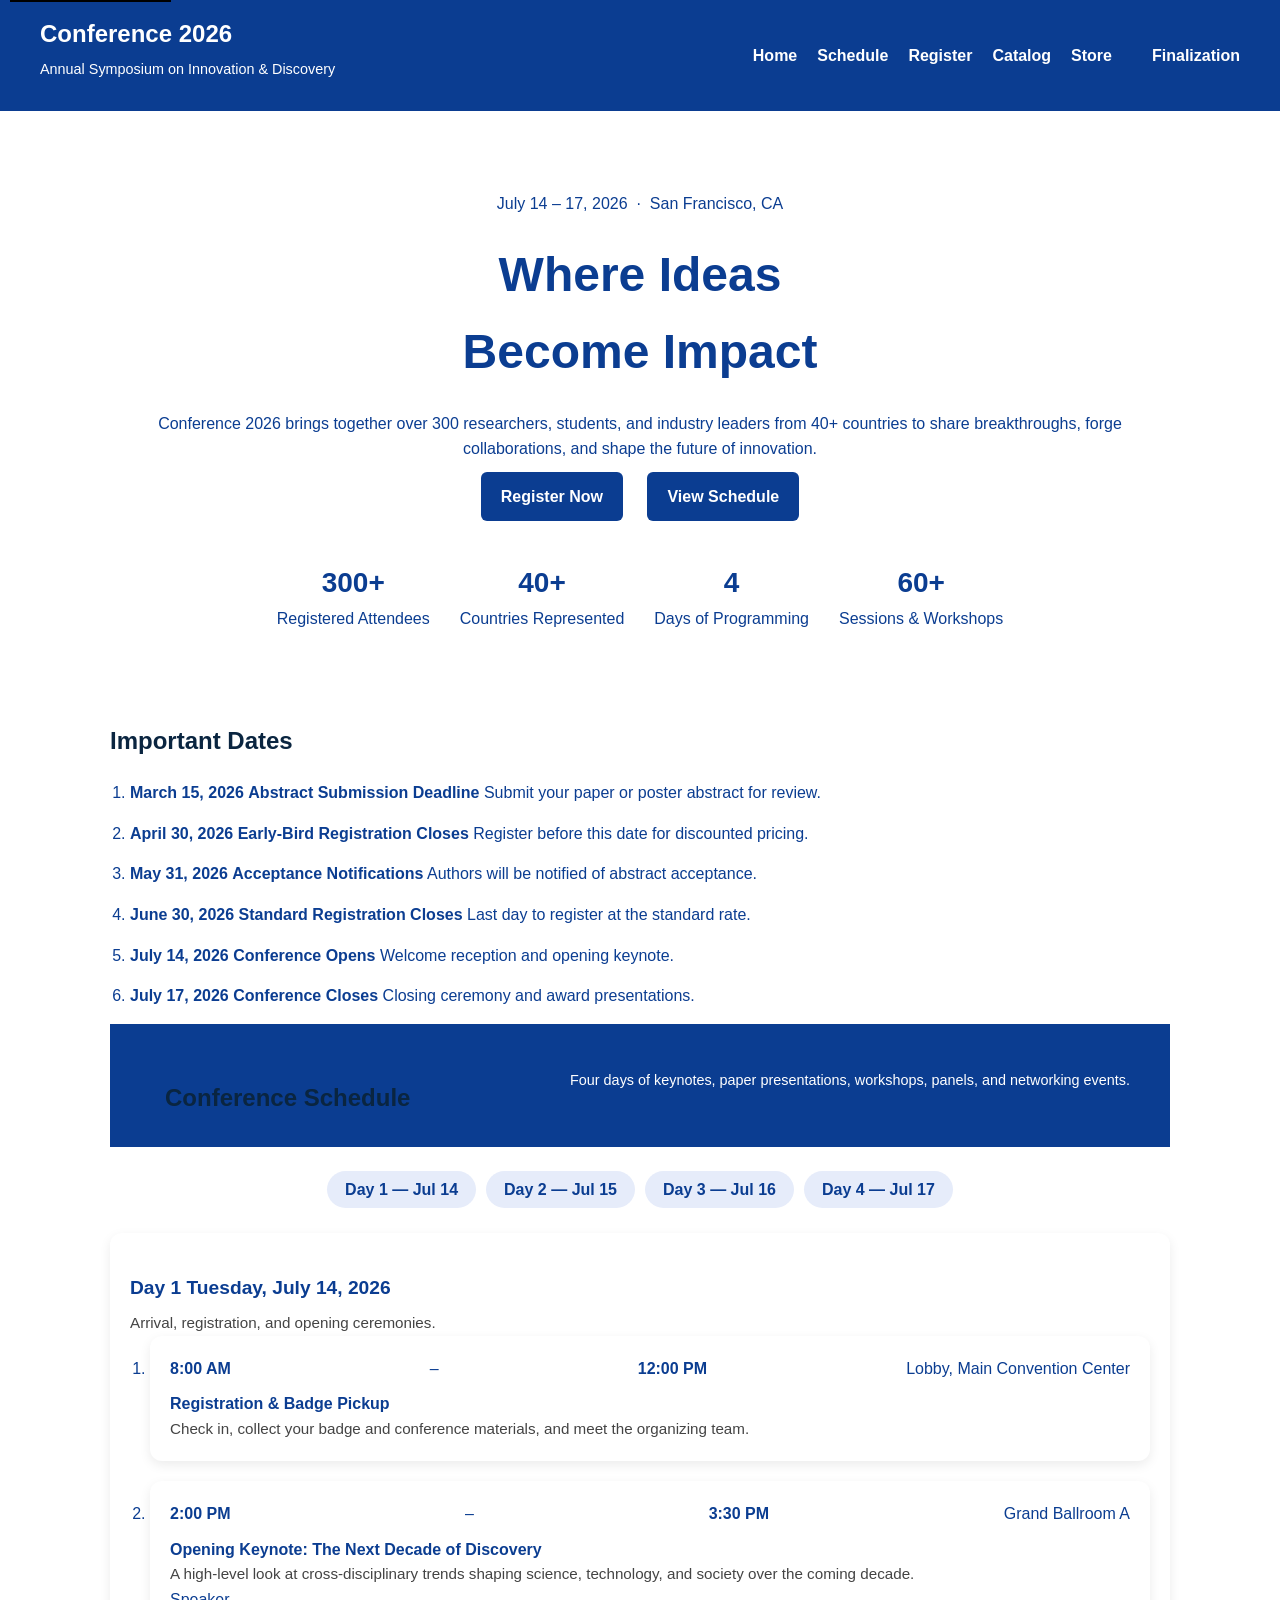
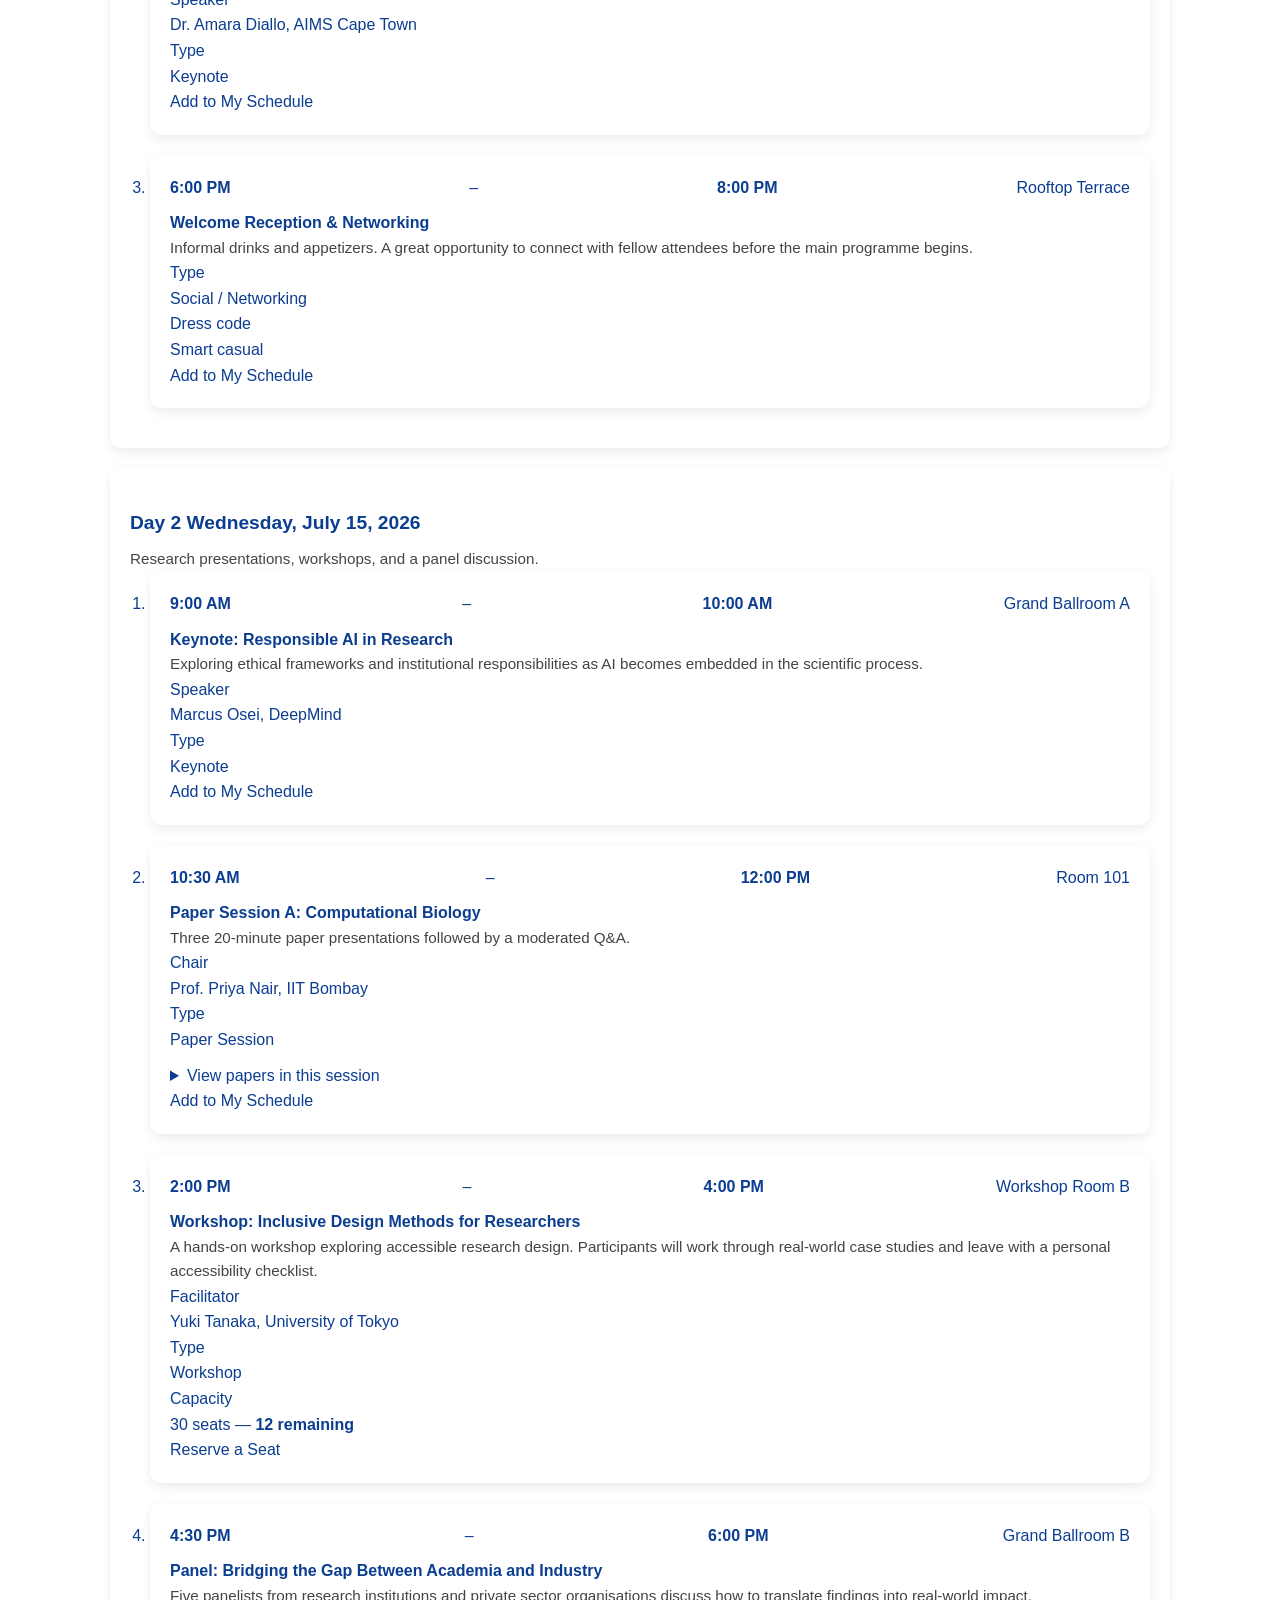
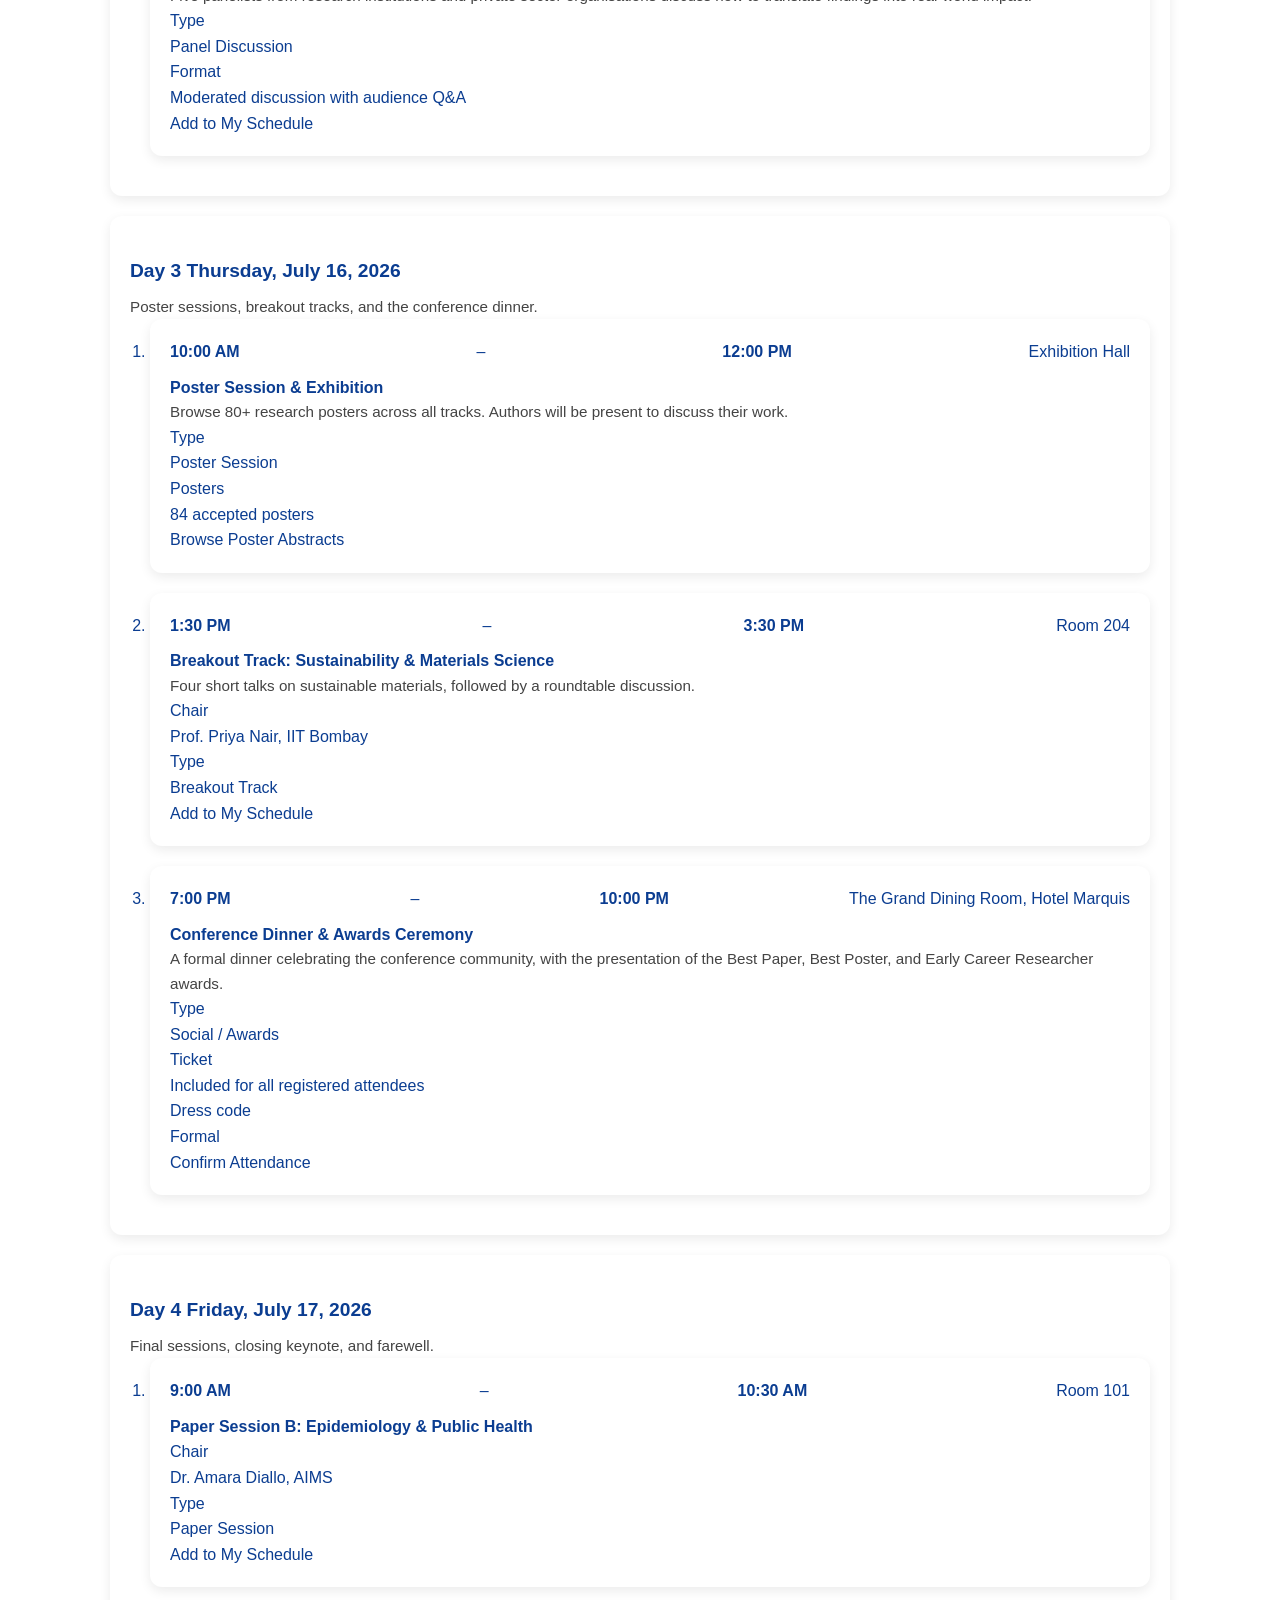
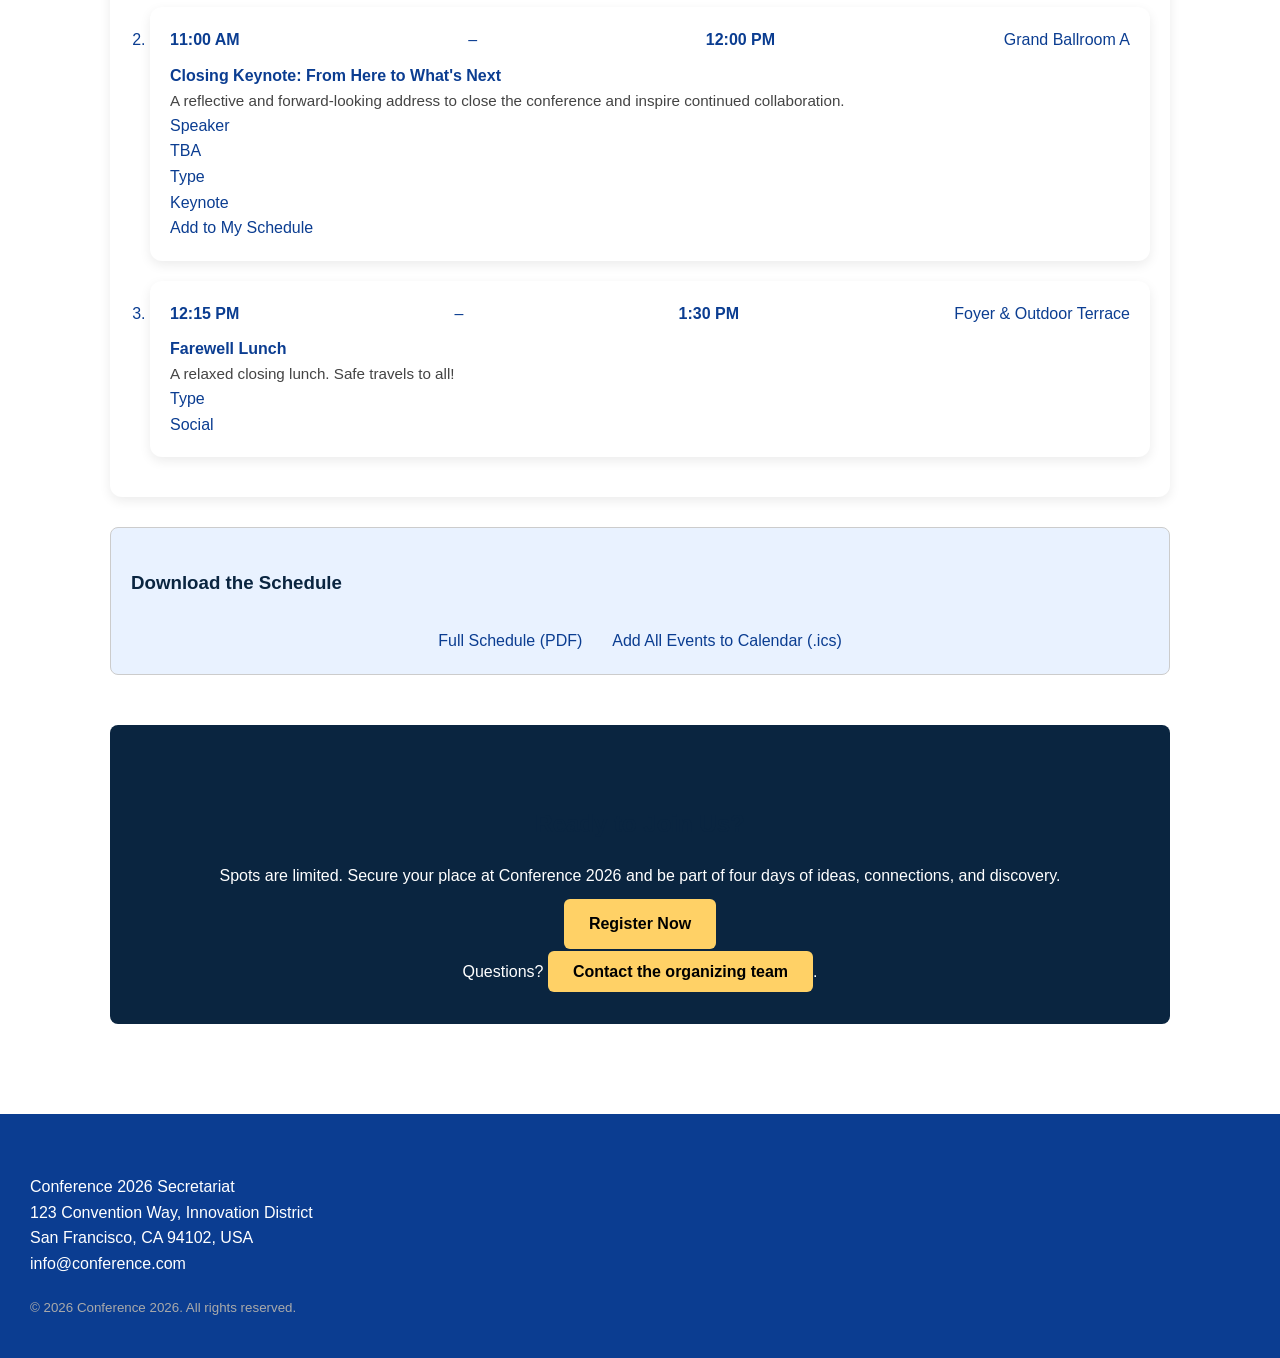
<file: index.html>
<html lang="en">
  <head>
    <meta charset="UTF-8" />
    <link rel="stylesheet" href="styles.css">
    <link rel="stylesheet" href="css/styles.css">
    <meta name="viewport" content="width=device-width, initial-scale=1.0" />
    <meta name="description" content="Conference 2026"/>
    <title>Conference 2026</title>
  </head>

  <body>

    <!-- SKIP LINK -->
    <a href="#main-content">Skip to main content</a>


    <!-- SITE HEADER AND PRIMARY NAVIGATION -->
    <header>
      <div>
        <a href="index.html">
          <strong>Conference 2026</strong>
        </a>
        <p>Annual Symposium on Innovation &amp; Discovery</p>
      </div>

      <nav>
        <ul>
          <li><a href="index.html">Home</a></li>
          <li><a href="#schedule">Schedule</a></li>
          <li><a href="register.html">Register</a></li>
          <li><a href="catalog.html">Catalog</a></li>
          <li><a href="store.html">Store</a></li>
          <li><a href="FinalizationPage.html"></a></li>
          <li><a href="FinalizationPage.html">Finalization</a></li>
        </ul>
      </nav>
    </header>


    <main id="main-content">

      <!-- HERO SECTION -->
      <section>

        <hgroup>
          <p>July 14 – 17, 2026 &nbsp;·&nbsp; San Francisco, CA</p>
          <h1 id="hero-heading">Where Ideas <br />Become Impact</h1>
          <p>
            Conference 2026 brings together over 300 researchers, students, and
            industry leaders from 40+ countries to share breakthroughs, forge
            collaborations, and shape the future of innovation.
          </p>
        </hgroup>

        <div>
          <a href="register.html" role="button">Register Now</a>
          <a href="#schedule" role="button">View Schedule</a>
        </div>

        <!-- Key stats -->
        <ul>
          <li>
            <strong>300+</strong>
            <span>Registered Attendees</span>
          </li>
          <li>
            <strong>40+</strong>
            <span>Countries Represented</span>
          </li>
          <li>
            <strong>4</strong>
            <span>Days of Programming</span>
          </li>
          <li>
            <strong>60+</strong>
            <span>Sessions &amp; Workshops</span>
          </li>
        </ul>

      </section>


      <!-- IMPORTAINT DATES -->
      <section>
        <h2 id="dates-heading">Important Dates</h2>

        <ol>
          <li>
            <time datetime="2026-03-15">March 15, 2026</time>
            <strong>Abstract Submission Deadline</strong>
            <span>Submit your paper or poster abstract for review.</span>
          </li>
          <li>
            <time datetime="2026-04-30">April 30, 2026</time>
            <strong>Early-Bird Registration Closes</strong>
            <span>Register before this date for discounted pricing.</span>
          </li>
          <li>
            <time datetime="2026-05-31">May 31, 2026</time>
            <strong>Acceptance Notifications</strong>
            <span>Authors will be notified of abstract acceptance.</span>
          </li>
          <li>
            <time datetime="2026-06-30">June 30, 2026</time>
            <strong>Standard Registration Closes</strong>
            <span>Last day to register at the standard rate.</span>
          </li>
          <li>
            <time datetime="2026-07-14">July 14, 2026</time>
            <strong>Conference Opens</strong>
            <span>Welcome reception and opening keynote.</span>
          </li>
          <li>
            <time datetime="2026-07-17">July 17, 2026</time>
            <strong>Conference Closes</strong>
            <span>Closing ceremony and award presentations.</span>
          </li>
        </ol>

      </section>


      <!-- FULL SCHEDULE -->
      <section id="schedule">
        <header>
          <h2 id="schedule-heading">Conference Schedule</h2>
          <p>Four days of keynotes, paper presentations, workshops, panels, and networking events.</p>
        </header>


        <nav>
          <ul>
            <li><a href="#day-1">Day 1 — Jul 14</a></li>
            <li><a href="#day-2">Day 2 — Jul 15</a></li>
            <li><a href="#day-3">Day 3 — Jul 16</a></li>
            <li><a href="#day-4">Day 4 — Jul 17</a></li>
          </ul>
        </nav>

        <!-- ── Day 1 ─────────────────────────────────────────── -->
        <article id="day-1">
          <h3 id="day-1-heading">
            Day 1
            <time datetime="2026-07-14">Tuesday, July 14, 2026</time>
          </h3>
          <p>Arrival, registration, and opening ceremonies.</p>

          <ol aria-label="Day 1 schedule">

            <li>
              <article>
                <header>
                  <time datetime="2026-07-14T08:00">8:00 AM</time>
                  <span> – </span>
                  <time datetime="2026-07-14T12:00">12:00 PM</time>
                  <span>Lobby, Main Convention Center</span>
                </header>
                <h4>Registration &amp; Badge Pickup</h4>
                <p>Check in, collect your badge and conference materials, and meet the organizing team.</p>
              </article>
            </li>

            <li>
              <article>
                <header>
                  <time datetime="2026-07-14T14:00">2:00 PM</time>
                  <span> – </span>
                  <time datetime="2026-07-14T15:30">3:30 PM</time>
                  <span>Grand Ballroom A</span>
                </header>
                <h4>Opening Keynote: The Next Decade of Discovery</h4>
                <p>
                  A high-level look at cross-disciplinary trends shaping science, technology, and society
                  over the coming decade.
                </p>
                <dl>
                  <dt>Speaker</dt>
                  <dd>Dr. Amara Diallo, AIMS Cape Town</dd>
                  <dt>Type</dt>
                  <dd>Keynote</dd>
                </dl>
                <a href="#">Add to My Schedule</a>
              </article>
            </li>

            <li>
              <article>
                <header>
                  <time datetime="2026-07-14T18:00">6:00 PM</time>
                  <span> – </span>
                  <time datetime="2026-07-14T20:00">8:00 PM</time>
                  <span>Rooftop Terrace</span>
                </header>
                <h4>Welcome Reception &amp; Networking</h4>
                <p>Informal drinks and appetizers. A great opportunity to connect with fellow attendees before the main programme begins.</p>
                <dl>
                  <dt>Type</dt>
                  <dd>Social / Networking</dd>
                  <dt>Dress code</dt>
                  <dd>Smart casual</dd>
                </dl>
                <a href="#">Add to My Schedule</a>
              </article>
            </li>

          </ol>
        </article>

        <!-- ── Day 2 ─────────────────────────────────────────── -->
        <article id="day-2">
          <h3 id="day-2-heading">
            Day 2
            <time datetime="2026-07-15">Wednesday, July 15, 2026</time>
          </h3>
          <p>Research presentations, workshops, and a panel discussion.</p>

          <ol>

            <li>
              <article>
                <header>
                  <time datetime="2026-07-15T09:00">9:00 AM</time>
                  <span> – </span>
                  <time datetime="2026-07-15T10:00">10:00 AM</time>
                  <span>Grand Ballroom A</span>
                </header>
                <h4>Keynote: Responsible AI in Research</h4>
                <p>Exploring ethical frameworks and institutional responsibilities as AI becomes embedded in the scientific process.</p>
                <dl>
                  <dt>Speaker</dt>
                  <dd>Marcus Osei, DeepMind</dd>
                  <dt>Type</dt>
                  <dd>Keynote</dd>
                </dl>
                <a href="#">Add to My Schedule</a>
              </article>
            </li>

            <li>
              <article>
                <header>
                  <time datetime="2026-07-15T10:30">10:30 AM</time>
                  <span> – </span>
                  <time datetime="2026-07-15T12:00">12:00 PM</time>
                  <span>Room 101</span>
                </header>
                <h4>Paper Session A: Computational Biology</h4>
                <p>Three 20-minute paper presentations followed by a moderated Q&amp;A.</p>
                <dl>
                  <dt>Chair</dt>
                  <dd>Prof. Priya Nair, IIT Bombay</dd>
                  <dt>Type</dt>
                  <dd>Paper Session</dd>
                </dl>
                <details>
                  <summary>View papers in this session</summary>
                  <ol>
                    <li>
                      <strong>Protein Folding Simulations at Scale</strong>
                      <span>— Jane Doe, MIT</span>
                    </li>
                    <li>
                      <strong>Graph Neural Networks for Genomic Prediction</strong>
                      <span>— Ryo Matsuda, Kyoto University</span>
                    </li>
                    <li>
                      <strong>Federated Learning in Clinical Genomics</strong>
                      <span>— Sofia Reyes, Stanford University</span>
                    </li>
                  </ol>
                </details>
                <a href="#">Add to My Schedule</a>
              </article>
            </li>

            <li>
              <article>
                <header>
                  <time datetime="2026-07-15T14:00">2:00 PM</time>
                  <span> – </span>
                  <time datetime="2026-07-15T16:00">4:00 PM</time>
                  <span>Workshop Room B</span>
                </header>
                <h4>Workshop: Inclusive Design Methods for Researchers</h4>
                <p>
                  A hands-on workshop exploring accessible research design. Participants will work through
                  real-world case studies and leave with a personal accessibility checklist.
                </p>
                <dl>
                  <dt>Facilitator</dt>
                  <dd>Yuki Tanaka, University of Tokyo</dd>
                  <dt>Type</dt>
                  <dd>Workshop</dd>
                  <dt>Capacity</dt>
                  <dd>30 seats — <strong>12 remaining</strong></dd>
                </dl>
                <a href="#">Reserve a Seat</a>
              </article>
            </li>

            <li>
              <article>
                <header>
                  <time datetime="2026-07-15T16:30">4:30 PM</time>
                  <span> – </span>
                  <time datetime="2026-07-15T18:00">6:00 PM</time>
                  <span>Grand Ballroom B</span>
                </header>
                <h4>Panel: Bridging the Gap Between Academia and Industry</h4>
                <p>Five panelists from research institutions and private sector organisations discuss how to translate findings into real-world impact.</p>
                <dl>
                  <dt>Type</dt>
                  <dd>Panel Discussion</dd>
                  <dt>Format</dt>
                  <dd>Moderated discussion with audience Q&amp;A</dd>
                </dl>
                <a href="#">Add to My Schedule</a>
              </article>
            </li>

          </ol>
        </article>

        <!-- ── Day 3 ─────────────────────────────────────────── -->
        <article id="day-3">
          <h3 id="day-3-heading">
            Day 3
            <time datetime="2026-07-16">Thursday, July 16, 2026</time>
          </h3>
          <p>Poster sessions, breakout tracks, and the conference dinner.</p>

          <ol>

            <li>
              <article>
                <header>
                  <time datetime="2026-07-16T10:00">10:00 AM</time>
                  <span> – </span>
                  <time datetime="2026-07-16T12:00">12:00 PM</time>
                  <span>Exhibition Hall</span>
                </header>
                <h4>Poster Session &amp; Exhibition</h4>
                <p>Browse 80+ research posters across all tracks. Authors will be present to discuss their work.</p>
                <dl>
                  <dt>Type</dt>
                  <dd>Poster Session</dd>
                  <dt>Posters</dt>
                  <dd>84 accepted posters</dd>
                </dl>
                <a href="#">Browse Poster Abstracts</a>
              </article>
            </li>

            <li>
              <article>
                <header>
                  <time datetime="2026-07-16T13:30">1:30 PM</time>
                  <span> – </span>
                  <time datetime="2026-07-16T15:30">3:30 PM</time>
                  <span>Room 204</span>
                </header>
                <h4>Breakout Track: Sustainability &amp; Materials Science</h4>
                <p>Four short talks on sustainable materials, followed by a roundtable discussion.</p>
                <dl>
                  <dt>Chair</dt>
                  <dd>Prof. Priya Nair, IIT Bombay</dd>
                  <dt>Type</dt>
                  <dd>Breakout Track</dd>
                </dl>
                <a href="#">Add to My Schedule</a>
              </article>
            </li>

            <li>
              <article>
                <header>
                  <time datetime="2026-07-16T19:00">7:00 PM</time>
                  <span> – </span>
                  <time datetime="2026-07-16T22:00">10:00 PM</time>
                  <span>The Grand Dining Room, Hotel Marquis</span>
                </header>
                <h4>Conference Dinner &amp; Awards Ceremony</h4>
                <p>
                  A formal dinner celebrating the conference community, with the presentation of the
                  Best Paper, Best Poster, and Early Career Researcher awards.
                </p>
                <dl>
                  <dt>Type</dt>
                  <dd>Social / Awards</dd>
                  <dt>Ticket</dt>
                  <dd>Included for all registered attendees</dd>
                  <dt>Dress code</dt>
                  <dd>Formal</dd>
                </dl>
                <a href="#">Confirm Attendance</a>
              </article>
            </li>

          </ol>
        </article>

        <!-- ── Day 4 ─────────────────────────────────────────── -->
        <article id="day-4">
          <h3 id="day-4-heading">
            Day 4
            <time datetime="2026-07-17">Friday, July 17, 2026</time>
          </h3>
          <p>Final sessions, closing keynote, and farewell.</p>

          <ol>

            <li>
              <article>
                <header>
                  <time datetime="2026-07-17T09:00">9:00 AM</time>
                  <span> – </span>
                  <time datetime="2026-07-17T10:30">10:30 AM</time>
                  <span>Room 101</span>
                </header>
                <h4>Paper Session B: Epidemiology &amp; Public Health</h4>
                <dl>
                  <dt>Chair</dt>
                  <dd>Dr. Amara Diallo, AIMS</dd>
                  <dt>Type</dt>
                  <dd>Paper Session</dd>
                </dl>
                <a href="#">Add to My Schedule</a>
              </article>
            </li>

            <li>
              <article>
                <header>
                  <time datetime="2026-07-17T11:00">11:00 AM</time>
                  <span> – </span>
                  <time datetime="2026-07-17T12:00">12:00 PM</time>
                  <span>Grand Ballroom A</span>
                </header>
                <h4>Closing Keynote: From Here to What's Next</h4>
                <p>A reflective and forward-looking address to close the conference and inspire continued collaboration.</p>
                <dl>
                  <dt>Speaker</dt>
                  <dd>TBA</dd>
                  <dt>Type</dt>
                  <dd>Keynote</dd>
                </dl>
                <a href="#">Add to My Schedule</a>
              </article>
            </li>

            <li>
              <article>
                <header>
                  <time datetime="2026-07-17T12:15">12:15 PM</time>
                  <span> – </span>
                  <time datetime="2026-07-17T13:30">1:30 PM</time>
                  <span>Foyer &amp; Outdoor Terrace</span>
                </header>
                <h4>Farewell Lunch</h4>
                <p>A relaxed closing lunch. Safe travels to all!</p>
                <dl>
                  <dt>Type</dt>
                  <dd>Social</dd>
                </dl>
              </article>
            </li>

          </ol>
        </article>

        <aside>
          <h3>Download the Schedule</h3>
          <ul>
            <li><a href="#" download>Full Schedule (PDF)</a></li>
            <li><a href="#" download>Add All Events to Calendar (.ics)</a></li>
          </ul>
        </aside>

      </section>


      <!-- ============================================================
           CALL TO ACTION — REGISTRATION
      ============================================================ -->
      <section>
        <h2 id="cta-heading">Ready to Join Us?</h2>
        <p>
          Spots are limited. Secure your place at Conference 2026 and be part of
          four days of ideas, connections, and discovery.
        </p>
        <a href="register.html" role="button">Register Now</a>
        <p>
          Questions? <a href="mailto:info@conference.com">Contact the organizing team</a>.
        </p>
      </section>

    </main>


    <!-- ============================================================
         SITE FOOTER
    ============================================================ -->
    <footer>


      <address>
        Conference 2026 Secretariat<br />
        123 Convention Way, Innovation District<br />
        San Francisco, CA 94102, USA<br />
        <a href="mailto:info@conference.com">info@conference.com</a>
      </address>

      <small>&copy; 2026 Conference 2026. All rights reserved.</small>
    </footer>

  </body>
</html>
</file>
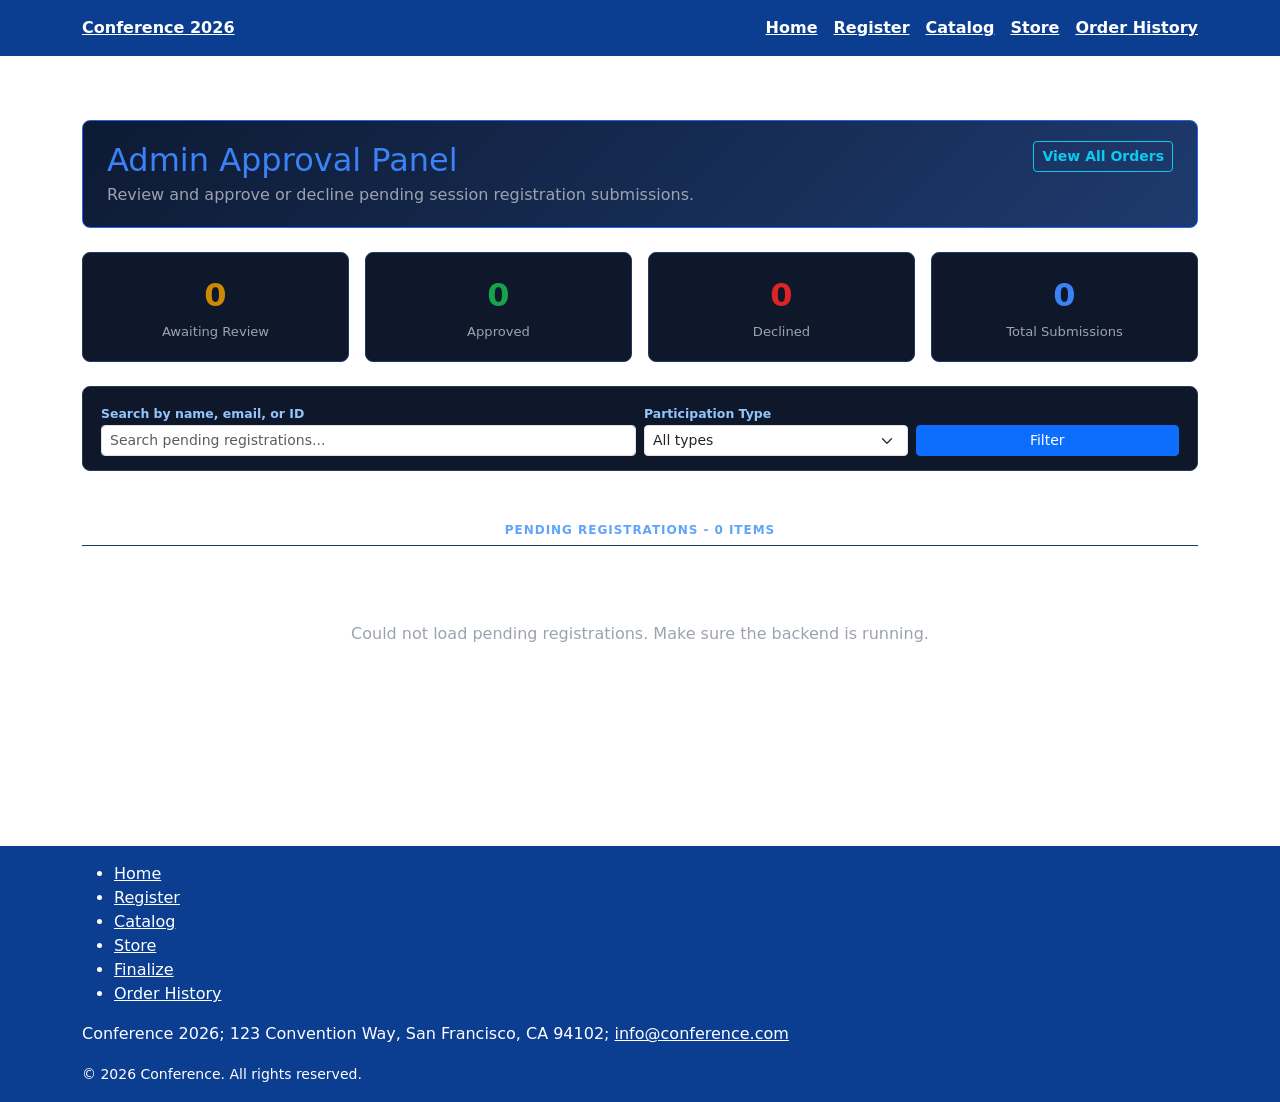
<file: approval.html>
<!DOCTYPE html>
<html lang="en">
<head>
  <meta charset="UTF-8" />
  <meta name="viewport" content="width=device-width, initial-scale=1.0"/>
  <title>Admin Approval</title>

  <link rel="stylesheet" href="css/styles.css"/>
  <link href="https://cdn.jsdelivr.net/npm/bootstrap@5.3.3/dist/css/bootstrap.min.css" rel="stylesheet">

  <style>
    .admin-banner {
      background: linear-gradient(135deg, #0d1a33 0%, #1e3a6e 100%);
      border: 1px solid #2563eb;
      border-radius: 8px;
      padding: 20px 24px;
      margin-bottom: 24px;
    }

    .admin-banner h1 { color: #3b82f6; margin-bottom: 4px; }
    .admin-banner p { color: #9ca3af; margin: 0; }

    .stat-card {
      background-color: #0f172a;
      border: 1px solid #1e3a5f;
      border-radius: 8px;
      padding: 18px;
      text-align: center;
    }

    .stat-number {
      font-size: 2rem;
      font-weight: bold;
      color: #ca8a04;
      display: block;
    }

    .stat-label {
      font-size: 0.82rem;
      color: #9ca3af;
    }

    .pending-card {
      background-color: #0f172a;
      border: 1px solid #1e3a5f;
      border-radius: 8px;
      margin-bottom: 20px;
      overflow: hidden;
    }

    .card-header-bar {
      background-color: #1e3a6e;
      padding: 12px 20px;
      display: flex;
      justify-content: space-between;
      align-items: center;
      flex-wrap: wrap;
      gap: 8px;
    }

    .reg-id {
      font-family: monospace;
      color: #60a5fa;
      font-size: 0.9rem;
      font-weight: bold;
    }

    .submitted-at {
      color: #9ca3af;
      font-size: 0.8rem;
    }

    .card-body-inner {
      padding: 20px;
    }

    .session-pill {
      display: inline-block;
      background-color: #1e3a5f;
      color: #93c5fd;
      font-size: 0.75rem;
      padding: 2px 8px;
      border-radius: 20px;
      margin: 2px 2px 2px 0;
      white-space: nowrap;
    }

    .info-grid dt {
      color: #93c5fd;
      font-size: 0.78rem;
      font-weight: bold;
    }

    .info-grid dd {
      color: #d1d5db;
      font-size: 0.88rem;
      margin-bottom: 10px;
    }

    .btn-approve {
      background-color: #16a34a;
      border: none;
      color: #fff;
      font-weight: bold;
      font-size: 0.88rem;
      padding: 8px 22px;
      border-radius: 6px;
    }

    .btn-approve:hover {
      background-color: #15803d;
      color: #fff;
    }

    .btn-decline {
      background-color: #dc2626;
      border: none;
      color: #fff;
      font-weight: bold;
      font-size: 0.88rem;
      padding: 8px 22px;
      border-radius: 6px;
    }

    .btn-decline:hover {
      background-color: #b91c1c;
      color: #fff;
    }

    .badge-pending {
      background-color: #ca8a04;
      color: #fff;
    }

    .section-label {
      color: #60a5fa;
      font-size: 0.75rem;
      font-weight: bold;
      letter-spacing: 0.08em;
      text-transform: uppercase;
      border-bottom: 1px solid #1e3a5f;
      padding-bottom: 6px;
      margin-bottom: 16px;
      margin-top: 8px;
    }

    .filter-bar {
      background-color: #0f172a;
      border: 1px solid #1e3a5f;
      border-radius: 8px;
      padding: 14px 18px;
      margin-bottom: 20px;
    }

    .filter-bar label {
      color: #93c5fd;
      font-size: 0.78rem;
      font-weight: bold;
    }

    .empty-state {
      text-align: center;
      padding: 60px 20px;
      color: #9ca3af;
    }
  </style>
</head>

<body>

<header class="container-fluid py-3">
  <div class="container d-flex justify-content-between align-items-center">
    <div>
      <a href="index.html"><strong>Conference 2026</strong></a>
    </div>
    <nav>
      <ul class="nav gap-3">
        <li><a href="index.html">Home</a></li>
        <li><a href="register.html">Register</a></li>
        <li><a href="catalog.html">Catalog</a></li>
        <li><a href="store.html">Store</a></li>
        <li><a href="order-history.html">Order History</a></li>
      </ul>
    </nav>
  </div>
</header>

<main id="main-content" class="container my-4">

  <div class="admin-banner">
    <div class="d-flex justify-content-between align-items-start flex-wrap gap-2">
      <div>
        <h1 class="mb-1" style="font-size:2rem;">Admin Approval Panel</h1>
        <p>Review and approve or decline pending session registration submissions.</p>
      </div>
      <a href="order-history.html" class="btn btn-outline-info btn-sm fw-bold align-self-start">
        View All Orders
      </a>
    </div>
  </div>

  <div class="row g-3 mb-4">
    <div class="col-6 col-md-3">
      <div class="stat-card">
        <span id="pending-count" class="stat-number">0</span>
        <span class="stat-label">Awaiting Review</span>
      </div>
    </div>
    <div class="col-6 col-md-3">
      <div class="stat-card">
        <span id="approved-count" class="stat-number" style="color:#16a34a;">0</span>
        <span class="stat-label">Approved</span>
      </div>
    </div>
    <div class="col-6 col-md-3">
      <div class="stat-card">
        <span id="declined-count" class="stat-number" style="color:#dc2626;">0</span>
        <span class="stat-label">Declined</span>
      </div>
    </div>
    <div class="col-6 col-md-3">
      <div class="stat-card">
        <span id="total-count" class="stat-number" style="color:#3b82f6;">0</span>
        <span class="stat-label">Total Submissions</span>
      </div>
    </div>
  </div>

  <div class="filter-bar">
    <div class="row g-2 align-items-end">
      <div class="col-12 col-md-6">
        <label for="admin-search">Search by name, email, or ID</label>
        <input
          type="search"
          id="admin-search"
          class="form-control form-control-sm"
          placeholder="Search pending registrations..."
        />
      </div>

      <div class="col-6 col-md-3">
        <label for="admin-filter-type">Participation Type</label>
        <select id="admin-filter-type" class="form-select form-select-sm">
          <option value="">All types</option>
          <option value="in-person">In-Person</option>
          <option value="virtual">Virtual</option>
        </select>
      </div>

      <div class="col-6 col-md-3">
        <button type="button" class="btn btn-primary btn-sm w-100" onclick="applyFilters()">
          Filter
        </button>
      </div>
    </div>
  </div>

  <section id="pending-list">
    <p class="section-label" id="pending-label">Pending Registrations - 0 items</p>
    <div id="pending-container"></div>
  </section>

</main>

<footer class="container-fluid py-3">
  <div class="container">
    <ul class="mb-3">
      <li><a href="index.html">Home</a></li>
      <li><a href="register.html">Register</a></li>
      <li><a href="catalog.html">Catalog</a></li>
      <li><a href="store.html">Store</a></li>
      <li><a href="FinalizationPage.html">Finalize</a></li>
      <li><a href="order-history.html">Order History</a></li>
    </ul>
    <address>
      Conference 2026;
      123 Convention Way, San Francisco, CA 94102;
      <a href="mailto:info@conference.com">info@conference.com</a>
    </address>
    <small>&copy; 2026 Conference. All rights reserved.</small>
  </div>
</footer>

<script src="https://cdn.jsdelivr.net/npm/bootstrap@5.3.3/dist/js/bootstrap.bundle.min.js"></script>

<script>
  let allOrders = [];

  function getSessions(order) {
    if (!order.sessions || order.sessions.length === 0) {
      return "<span class='text-secondary'>None selected</span>";
    }

    return order.sessions.map(session => `
      <span class="session-pill">${session}</span>
    `).join("");
  }

  function loadStats() {
    fetch("http://localhost:3000/api/orders")
      .then(response => response.json())
      .then(orders => {
        document.getElementById("total-count").textContent = orders.length;
        document.getElementById("pending-count").textContent =
          orders.filter(order => order.status === "pending").length;
        document.getElementById("approved-count").textContent =
          orders.filter(order => order.status === "approved").length;
        document.getElementById("declined-count").textContent =
          orders.filter(order => order.status === "declined").length;
      });
  }

  function loadPendingOrders() {
    fetch("http://localhost:3000/api/orders/pending")
      .then(response => response.json())
      .then(orders => {
        allOrders = orders;
        displayPendingOrders(orders);
        loadStats();
      })
      .catch(error => {
        console.error("Error loading pending orders:", error);
        document.getElementById("pending-container").innerHTML =
          "<div class='empty-state'>Could not load pending registrations. Make sure the backend is running.</div>";
      });
  }

  function displayPendingOrders(orders) {
    const container = document.getElementById("pending-container");
    const label = document.getElementById("pending-label");

    label.textContent = `Pending Registrations - ${orders.length} items`;

    if (orders.length === 0) {
      container.innerHTML = `
        <div class="empty-state">
          <span style="font-size:3rem;">✅</span>
          <h3>No pending registrations</h3>
          <p>All submissions have been reviewed.</p>
        </div>
      `;
      return;
    }

    container.innerHTML = orders.map(order => `
      <div class="pending-card">
        <div class="card-header-bar">
          <div class="d-flex align-items-center gap-3">
            <span class="reg-id">REG-${order.id}</span>
            <span class="badge badge-pending rounded-pill px-3 py-1">Pending</span>
          </div>
          <span class="submitted-at">Submitted: ${order.date || order.submitted_at || "N/A"}</span>
        </div>

        <div class="card-body-inner">
          <div class="row g-4">

            <div class="col-md-3">
              <p class="section-label mb-2">Attendee</p>
              <dl class="info-grid">
                <dt>Full Name</dt>
                <dd>${order.attendee?.full_name || "N/A"}</dd>
                <dt>Email</dt>
                <dd>${order.attendee?.email || "N/A"}</dd>
                <dt>Institution</dt>
                <dd>${order.attendee?.institution || "N/A"}</dd>
                <dt>Attendee Type</dt>
                <dd>${order.attendee?.attendee_type || "N/A"}</dd>
              </dl>
            </div>

            <div class="col-md-3">
              <p class="section-label mb-2">Participation</p>
              <dl class="info-grid">
                <dt>Type</dt>
                <dd><span class="session-pill">${order.participation_type || "N/A"}</span></dd>
              </dl>
            </div>

            <div class="col-md-3">
              <p class="section-label mb-2">Sessions Selected</p>
              <div class="mb-2">
                ${getSessions(order)}
              </div>
              <dl class="info-grid">
                <dt>Session Count</dt>
                <dd>${order.sessions ? order.sessions.length : 0} sessions</dd>
              </dl>
            </div>

            <div class="col-md-3 d-flex flex-column gap-2">
              <p class="section-label mb-2">Actions</p>

              <button class="btn-approve w-100" onclick="updateStatus(${order.id}, 'approved')">
                Approve
              </button>

              <button class="btn-decline w-100" onclick="updateStatus(${order.id}, 'declined')">
                Decline
              </button>
            </div>

          </div>
        </div>
      </div>
    `).join("");
  }

  function updateStatus(id, status) {
    fetch(`http://localhost:3000/api/orders/${id}/status`, {
      method: "PUT",
      headers: {
        "Content-Type": "application/json"
      },
      body: JSON.stringify({ status: status })
    })
      .then(response => response.json())
      .then(data => {
        console.log("Status updated:", data);
        loadPendingOrders();
      })
      .catch(error => {
        console.error("Error updating status:", error);
        alert("Status could not be updated. Make sure the backend is running.");
      });
  }

  function applyFilters() {
    const searchText = document.getElementById("admin-search").value.toLowerCase();
    const typeFilter = document.getElementById("admin-filter-type").value;

    let filtered = allOrders.filter(order => {
      const name = order.attendee?.full_name?.toLowerCase() || "";
      const email = order.attendee?.email?.toLowerCase() || "";
      const id = String(order.id);
      const type = order.participation_type || "";

      const matchesSearch =
        name.includes(searchText) ||
        email.includes(searchText) ||
        id.includes(searchText);

      const matchesType =
        !typeFilter || type === typeFilter;

      return matchesSearch && matchesType;
    });

    displayPendingOrders(filtered);
  }

  document.getElementById("admin-search").addEventListener("input", applyFilters);
  document.getElementById("admin-filter-type").addEventListener("change", applyFilters);

  loadPendingOrders();
</script>

</body>
</html>
</file>
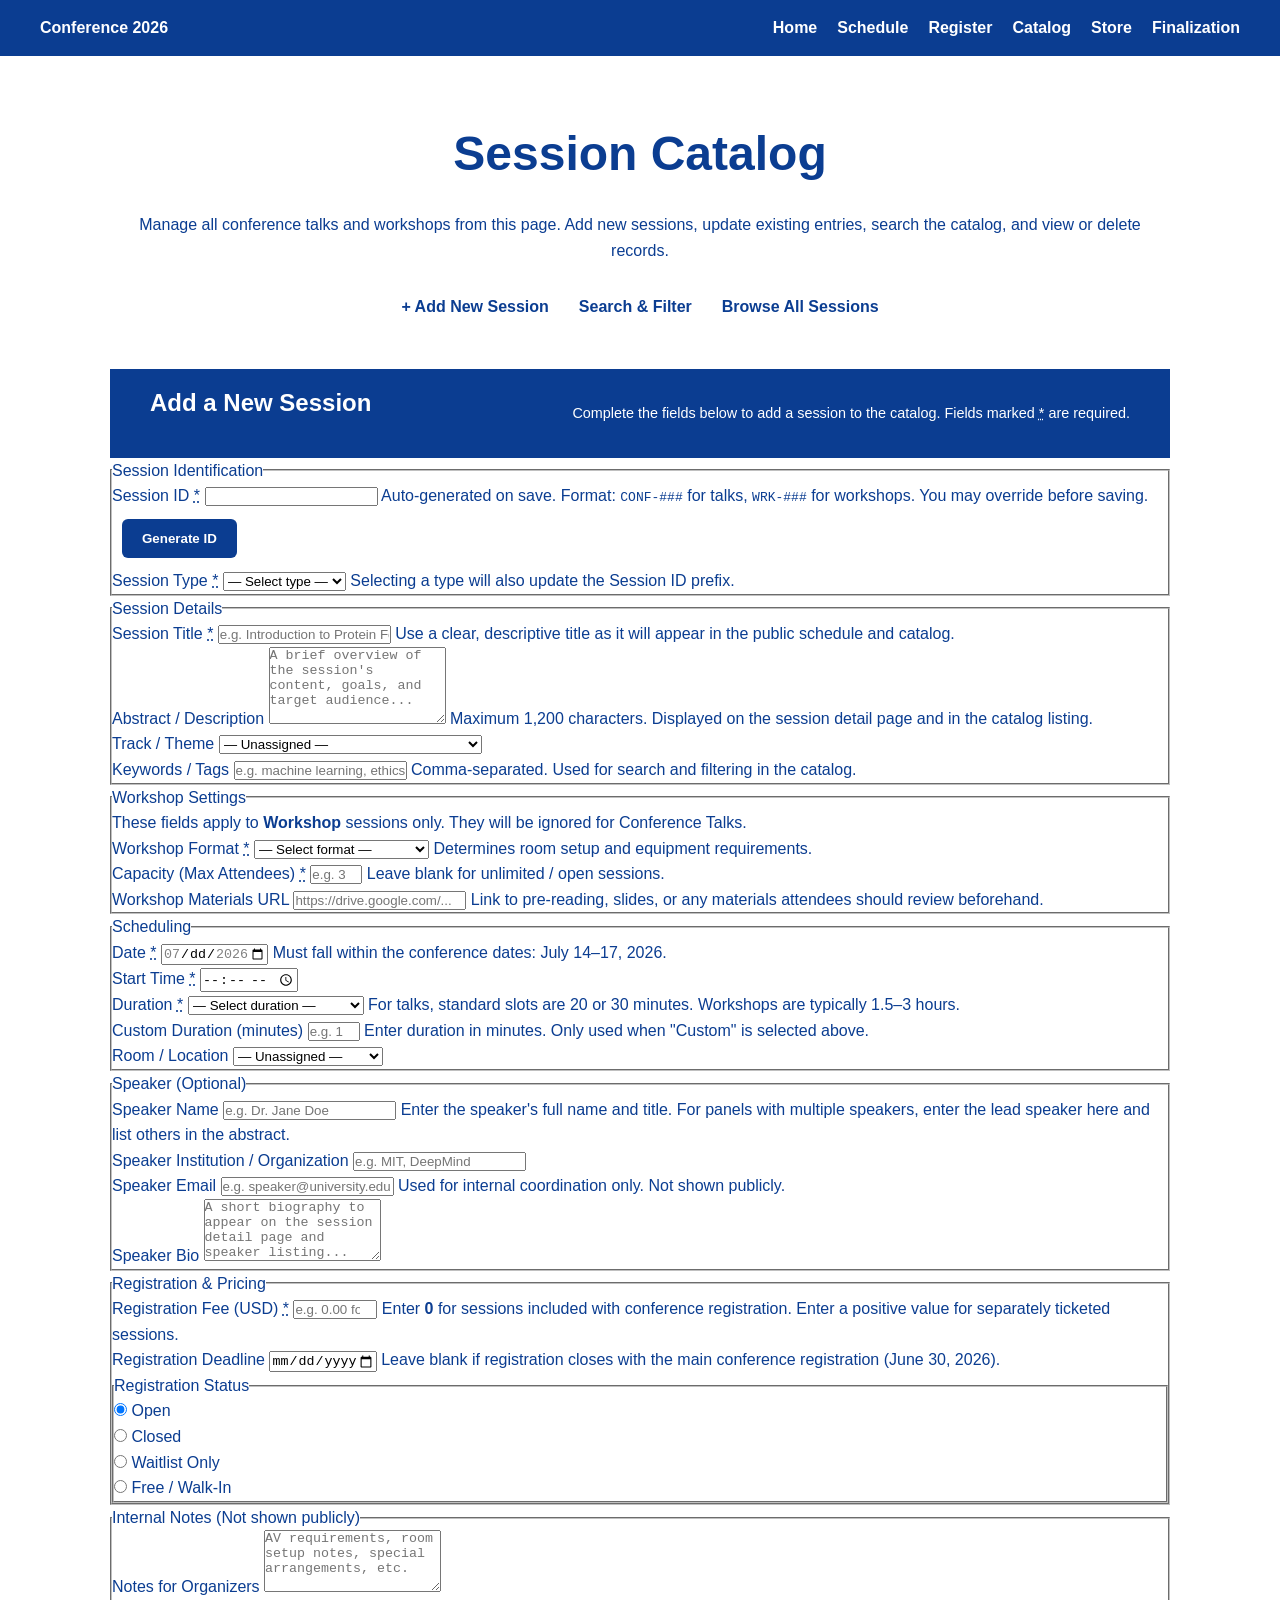
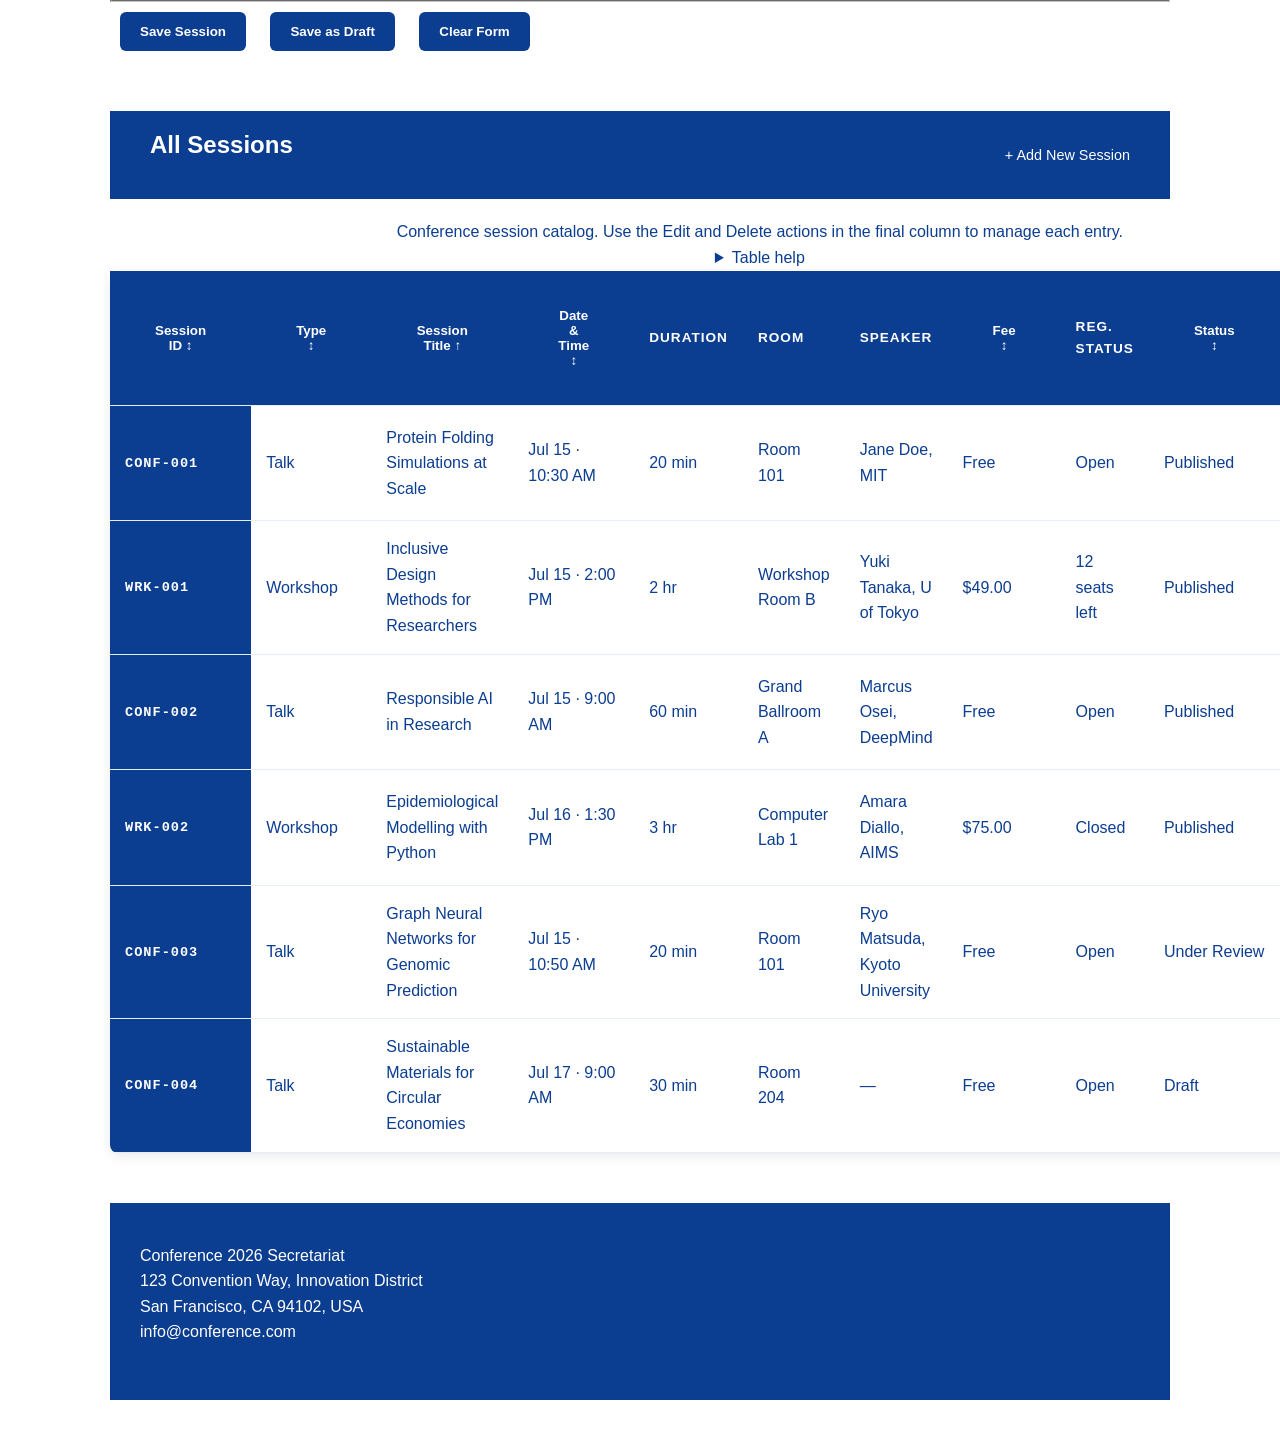
<file: catalog.html>
<!DOCTYPE html>
<html lang="en">
  <head>
    <meta charset="UTF-8" />
    <meta name="viewport" content="width=device-width, initial-scale=1.0" />
    <meta name="description" content="Session Catalog" />
    <link rel="stylesheet" href="css/styles.css"/>


    <title>Session Catalog</title>
  </head>

  <body>
    <!-- SITE HEADER & PRIMARY NAVIGATION -->
    <header>
      <div>
        <a href="index.html">
          <strong>Conference 2026</strong>
        </a>
      </div>

      <nav>
        <ul>
          <li><a href="index.html">Home</a></li>
          <li><a href="index.html#schedule">Schedule</a></li>
          <li><a href="register.html">Register</a></li>
          <li><a href="catalog.html">Catalog</a></li>
          <li><a href="store.html">Store</a></li>
          <li><a href="FinalizationPage.html">Finalization</a></li>
        </ul>
      </nav>
    </header>


    <!-- MAIN CONTENT -->
    <main id="main-content">

      <!-- Page Heading -->
      <section>
        <hgroup>
          <h1 id="catalog-page-heading">Session Catalog</h1>
          <p>
            Manage all conference talks and workshops from this page.
            Add new sessions, update existing entries, search the catalog, and
            view or delete records.
          </p>
        </hgroup>

        <!-- Quick-action links for keyboard/screen-reader users -->
        <nav>
          <ul>
            <li><a href="#add-session">+ Add New Session</a></li>
            <li><a href="#catalog-search">Search &amp; Filter</a></li>
            <li><a href="#catalog-table">Browse All Sessions</a></li>
          </ul>
        </nav>
      </section>


      <!-- SECTION 1 - ADD / EDIT SESSION FORM -->
      <section id="add-session">
        <header>
          <h2 id="form-section-heading">Add a New Session</h2>
          <p>
            Complete the fields below to add a session to the catalog.
            Fields marked <abbr title="required">*</abbr> are required.
          </p>
        </header>

        <!-- Error summary - JS will populate on failed submit -->
        <div
          id="catalog-form-errors"
          role="alert"
          hidden
        >
          <h3>Please fix the following errors before saving:</h3>
          <ul>
            <!-- JS injects error <li> links here -->
          </ul>
        </div>

        <form
          id="catalog-form"
          method="post"
          action="#"
          novalidate
        >
          <!-- Hidden fields for edit mode JS sets these when editing a row -->
          <input type="hidden" id="form-mode" name="form_mode" value="add" />
          <input type="hidden" id="editing-session-id" name="editing_session_id" value="" />

          <!-- Identification -->
          <fieldset>
            <legend>Session Identification</legend>

            <div>
              <label for="session-id">
                Session ID <abbr title="required">*</abbr>
              </label>
                <input type="text" id="session-id" name="session_id" required />
              <span id="session-id-hint">
                Auto-generated on save. Format: <code>CONF-###</code> for talks,
                <code>WRK-###</code> for workshops. You may override before saving.
              </span>
              <span id="session-id-error" role="alert" hidden>
                A Session ID is required.
              </span>
              <button type="button" id="generate-id-btn">
              Generate ID
              </button>
              <script>
              document.getElementById("generate-id-btn").addEventListener("click", () => {
              document.getElementById("session-id").value = "CONF-001";
              });
</script>

</body>
            </div>

            <div>
              <label for="session-type">
                Session Type <abbr title="required">*</abbr>
              </label>
              <select
                id="session-type"
                name="session_type"
                required
              >
                <option value="" disabled selected>— Select type —</option>
                <option value="talk">Conference Talk</option>
                <option value="workshop">Workshop</option>
              </select>
              <span id="session-type-hint">
                Selecting a type will also update the Session ID prefix.
              </span>
              <span id="session-type-error" role="alert" hidden>
                Please select a session type.
              </span>
            </div>

          </fieldset>

          <!--  Core Details -->
          <fieldset>
            <legend>Session Details</legend>

            <div>
              <label for="session-title">
                Session Title <abbr title="required">*</abbr>
              </label>
              <input
                type="text"
                id="session-title"
                name="session_title"
                placeholder="e.g. Introduction to Protein Folding Simulations"
                required
                minlength="5"
                maxlength="200"
              />
              <span id="session-title-hint">Use a clear, descriptive title as it will appear in the public schedule and catalog.</span>
              <span id="session-title-error" role="alert" hidden>
                Please enter a session title (5–200 characters).
              </span>
            </div>

            <div>
              <label for="session-abstract">
                Abstract / Description
              </label>
              <textarea
                id="session-abstract"
                name="session_abstract"
                rows="5"
                maxlength="1200"
                placeholder="A brief overview of the session's content, goals, and target audience..."
              ></textarea>
              <span id="abstract-hint">Maximum 1,200 characters. Displayed on the session detail page and in the catalog listing.</span>
            </div>

            <div>
              <label for="session-track">
                Track / Theme
              </label>
              <select id="session-track" name="session_track">
                <option value="" selected>— Unassigned —</option>
                <option value="computational-biology">Computational Biology</option>
                <option value="ai-ml">Artificial Intelligence &amp; Machine Learning</option>
                <option value="sustainability">Sustainability &amp; Materials</option>
                <option value="public-health">Public Health &amp; Epidemiology</option>
                <option value="hci">Human-Computer Interaction</option>
                <option value="policy">Science Policy &amp; Ethics</option>
                <option value="other">Other / Cross-disciplinary</option>
              </select>
            </div>

            <div>
              <label for="session-tags">
                Keywords / Tags
              </label>
              <input
                type="text"
                id="session-tags"
                name="session_tags"
                placeholder="e.g. machine learning, ethics, open data"
                maxlength="300"
              />
              <span id="tags-hint">Comma-separated. Used for search and filtering in the catalog.</span>
            </div>

          </fieldset>

          <!-- ── Workshop-Specific Fields ───────────────────── -->
          <fieldset id="workshop-fields">
            <legend id="workshop-fields-legend">Workshop Settings</legend>
            <p>
              These fields apply to <strong>Workshop</strong> sessions only.
              They will be ignored for Conference Talks.
            </p>

            <div>
              <label for="workshop-format">
                Workshop Format <abbr title="required for workshops">*</abbr>
              </label>
              <select
                id="workshop-format"
                name="workshop_format"
              >
                <option value="" selected>— Select format —</option>
                <option value="hands-on">Hands-On / Lab</option>
                <option value="lecture">Lecture-Style</option>
                <option value="discussion">Facilitated Discussion</option>
                <option value="hybrid">Hybrid (Lecture + Activity)</option>
              </select>
              <span id="workshop-format-hint">Determines room setup and equipment requirements.</span>
            </div>

            <div>
              <label for="capacity">
                Capacity (Max Attendees) <abbr title="required for workshops">*</abbr>
              </label>
              <input
                type="number"
                id="capacity"
                name="capacity"
                min="1"
                max="500"
                step="1"
                placeholder="e.g. 30"
              />
              <span id="capacity-hint">Leave blank for unlimited / open sessions.</span>
              <span id="capacity-error" role="alert" hidden>
                Please enter a valid capacity (1–500).
              </span>
            </div>

            <div>
              <label for="materials-url">
                Workshop Materials URL
              </label>
              <input
                type="url"
                id="materials-url"
                name="materials_url"
                placeholder="https://drive.google.com/..."
              />
              <span id="materials-hint">Link to pre-reading, slides, or any materials attendees should review beforehand.</span>
            </div>

          </fieldset>

          <!-- ── Scheduling ─────────────────────────────────── -->
          <fieldset>
            <legend>Scheduling</legend>

            <div>
              <label for="session-date">
                Date <abbr title="required">*</abbr>
              </label>
              <input
                type="date"
                id="session-date"
                name="session_date"
                min="2026-07-14"
                max="2026-07-17"
                required
              />
              <span id="session-date-hint">Must fall within the conference dates: July 14–17, 2026.</span>
              <span id="session-date-error" role="alert" hidden>
                Please select a date between July 14 and July 17, 2026.
              </span>
            </div>

            <div>
              <label for="start-time">
                Start Time <abbr title="required">*</abbr>
              </label>
              <input
                type="time"
                id="start-time"
                name="start_time"
                required
              />
              <span id="start-time-error" role="alert" hidden>
                Please enter a start time.
              </span>
            </div>

            <div>
              <label for="duration">
                Duration <abbr title="required">*</abbr>
              </label>
              <select
                id="duration"
                name="duration"
                required
              >
                <option value="" disabled selected>— Select duration —</option>
                <optgroup label="Short">
                  <option value="15">15 minutes</option>
                  <option value="20">20 minutes</option>
                  <option value="30">30 minutes</option>
                  <option value="45">45 minutes</option>
                </optgroup>
                <optgroup label="Standard">
                  <option value="60">1 hour</option>
                  <option value="75">1 hour 15 minutes</option>
                  <option value="90">1 hour 30 minutes</option>
                </optgroup>
                <optgroup label="Extended">
                  <option value="120">2 hours</option>
                  <option value="150">2 hours 30 minutes</option>
                  <option value="180">3 hours</option>
                  <option value="custom">Custom (specify below)</option>
                </optgroup>
              </select>
              <span id="duration-hint">For talks, standard slots are 20 or 30 minutes. Workshops are typically 1.5–3 hours.</span>
              <span id="duration-error" role="alert"  hidden>
                Please select a duration.
              </span>
            </div>

            <div id="custom-duration-field">
              <label for="custom-duration">
                Custom Duration (minutes)
              </label>
              <input
                type="number"
                id="custom-duration"
                name="custom_duration"
                min="5"
                max="480"
                step="5"
                placeholder="e.g. 110"
              />
              <span id="custom-duration-hint">Enter duration in minutes. Only used when "Custom" is selected above.</span>
            </div>

            <div>
              <label for="room-location">
                Room / Location
              </label>
              <select id="room-location" name="room_location">
                <option value="" selected>— Unassigned —</option>
                <optgroup label="Main Building">
                  <option value="ballroom-a">Grand Ballroom A</option>
                  <option value="ballroom-b">Grand Ballroom B</option>
                  <option value="room-101">Room 101</option>
                  <option value="room-102">Room 102</option>
                  <option value="room-204">Room 204</option>
                  <option value="room-205">Room 205</option>
                </optgroup>
                <optgroup label="Workshop Spaces">
                  <option value="workshop-a">Workshop Room A</option>
                  <option value="workshop-b">Workshop Room B</option>
                  <option value="workshop-c">Workshop Room C</option>
                  <option value="lab-1">Computer Lab 1</option>
                </optgroup>
                <optgroup label="Other">
                  <option value="exhibition-hall">Exhibition Hall</option>
                  <option value="rooftop">Rooftop Terrace</option>
                  <option value="tba">TBA</option>
                </optgroup>
              </select>
            </div>

          </fieldset>

          <!-- ── Speaker ────────────────────────────────────── -->
          <fieldset>
            <legend>Speaker <span>(Optional)</span></legend>

            <div>
              <label for="speaker-name">
                Speaker Name
              </label>
              <input
                type="text"
                id="speaker-name"
                name="speaker_name"
                placeholder="e.g. Dr. Jane Doe"
                maxlength="120"
                autocomplete="off"
              />
              <span id="speaker-name-hint">Enter the speaker's full name and title. For panels with multiple speakers, enter the lead speaker here and list others in the abstract.</span>
            </div>

            <div>
              <label for="speaker-institution">
                Speaker Institution / Organization
              </label>
              <input
                type="text"
                id="speaker-institution"
                name="speaker_institution"
                placeholder="e.g. MIT, DeepMind"
                maxlength="200"
                autocomplete="off"
              />
            </div>

            <div>
              <label for="speaker-email">
                Speaker Email
              </label>
              <input
                type="email"
                id="speaker-email"
                name="speaker_email"
                placeholder="e.g. speaker@university.edu"
                autocomplete="off"
              />
              <span id="speaker-email-hint">Used for internal coordination only. Not shown publicly.</span>
            </div>

            <div>
              <label for="speaker-bio">
                Speaker Bio
              </label>
              <textarea
                id="speaker-bio"
                name="speaker_bio"
                rows="4"
                maxlength="600"
                placeholder="A short biography to appear on the session detail page and speaker listing..."
              ></textarea>
            </div>

          </fieldset>

          <!-- ── Registration & Pricing ─────────────────────── -->
          <fieldset>
            <legend>Registration &amp; Pricing</legend>

            <div>
              <label for="registration-fee">
                Registration Fee (USD) <abbr title="required">*</abbr>
              </label>
              <input
                type="number"
                id="registration-fee"
                name="registration_fee"
                min="0"
                max="9999.99"
                step="0.01"
                placeholder="e.g. 0.00 for free, 49.99 for paid"
                required
              />
              <span id="fee-hint">
                Enter <strong>0</strong> for sessions included with conference registration.
                Enter a positive value for separately ticketed sessions.
              </span>
              <span id="fee-error" role="alert" hidden>
                Please enter a registration fee. Use 0 for free sessions.
              </span>
            </div>

            <div>
              <label for="registration-deadline">
                Registration Deadline
              </label>
              <input
                type="date"
                id="registration-deadline"
                name="registration_deadline"
                max="2026-07-13"
              />
              <span id="reg-deadline-hint">Leave blank if registration closes with the main conference registration (June 30, 2026).</span>
            </div>

            <div>
              <fieldset>
                <legend>Registration Status</legend>
                <div>
                  <input type="radio" id="reg-open" name="registration_status" value="open" checked />
                  <label for="reg-open">Open</label>
                </div>
                <div>
                  <input type="radio" id="reg-closed" name="registration_status" value="closed" />
                  <label for="reg-closed">Closed</label>
                </div>
                <div>
                  <input type="radio" id="reg-waitlist" name="registration_status" value="waitlist" />
                  <label for="reg-waitlist">Waitlist Only</label>
                </div>
                <div>
                  <input type="radio" id="reg-free-walk-in" name="registration_status" value="walk-in" />
                  <label for="reg-free-walk-in">Free / Walk-In</label>
                </div>
              </fieldset>
            </div>

          </fieldset>

          <!-- ── Internal Notes ─────────────────────────────── -->
          <fieldset>
            <legend>Internal Notes <span>(Not shown publicly)</span></legend>

            <div>
              <label for="internal-notes">Notes for Organizers</label>
              <textarea
                id="internal-notes"
                name="internal_notes"
                rows="4"
                maxlength="1000"
                placeholder="AV requirements, room setup notes, special arrangements, etc."
              ></textarea>
            </div>

          </fieldset>

          <!-- ── Form Actions ───────────────────────────────── -->
          <div role="group">
            <button type="submit" id="submit-btn" name="action" value="save">
              Save Session
            </button>
            <button type="button" id="save-draft-btn" name="action" value="draft">
              Save as Draft
            </button>
            <button type="reset" id="reset-btn">
              Clear Form
            </button>
          </div>

          <!-- Inline feedback after save -->
          <div id="catalog-form-feedback" role="status"></div>

        </form>
      </section>

      <!-- SECTION 3 — SESSION CATALOG TABLE -->
      <section id="catalog-table">
        <header>
          <h2 id="table-heading">All Sessions</h2>
          <p>
            <a href="#add-session">+ Add New Session</a>
          </p>
        </header>

        <!-- ── Table View ──────────────────────────────────── -->
        <div role="region" tabindex="0">
          <table>
            <caption>
              Conference session catalog. Use the Edit and Delete actions in the
              final column to manage each entry.
              <details>
                <summary>Table help</summary>
                <p>Click column headers to sort. The Actions column lets you edit a session (which pre-fills the form above) or permanently delete it.</p>
              </details>
            </caption>

            <thead>
              <tr>
                <th scope="col">
                  <button type="button">
                    Session ID <span>↕</span>
                  </button>
                </th>
                <th scope="col">
                  <button type="button">
                    Type <span >↕</span>
                  </button>
                </th>
                <th scope="col">
                  <button type="button">
                    Session Title <span>↑</span>
                  </button>
                </th>
                <th scope="col">
                  <button type="button">
                    Date &amp; Time <span>↕</span>
                  </button>
                </th>
                <th scope="col">Duration</th>
                <th scope="col">Room</th>
                <th scope="col">Speaker</th>
                <th scope="col">
                  <button type="button">
                    Fee <span>↕</span>
                  </button>
                </th>
                <th scope="col">Reg. Status</th>
                <th scope="col">
                  <button type="button">
                    Status <span>↕</span>
                  </button>
                </th>
                <th scope="col"><span class="sr-only">Actions</span></th>
              </tr>
            </thead>

            <tbody>

              <!-- Row 1 -->
              <tr>
                <th scope="row"><code>CONF-001</code></th>
                <td>Talk</td>
                <td>Protein Folding Simulations at Scale</td>
                <td>
                  <time datetime="2026-07-15T10:30">Jul 15 · 10:30 AM</time>
                </td>
                <td>20 min</td>
                <td>Room 101</td>
                <td>Jane Doe, MIT</td>
                <td>Free</td>
                <td><span>Open</span></td>
                <td><span>Published</span></td>
                <td>
                  <a
                    href="#add-session"
                    data-edit-id="CONF-001"
                  >Edit</a>
                  <button
                    type="button"
                    data-delete-id="CONF-001"
                  >Delete</button>
                </td>
              </tr>

              <!-- Row 2 -->
              <tr>
                <th scope="row"><code>WRK-001</code></th>
                <td>Workshop</td>
                <td>Inclusive Design Methods for Researchers</td>
                <td>
                  <time datetime="2026-07-15T14:00">Jul 15 · 2:00 PM</time>
                </td>
                <td>2 hr</td>
                <td>Workshop Room B</td>
                <td>Yuki Tanaka, U of Tokyo</td>
                <td>$49.00</td>
                <td><span>12 seats left</span></td>
                <td><span>Published</span></td>
                <td>
                  <a
                    href="#add-session"
                    data-edit-id="WRK-001"
                  >Edit</a>
                  <button
                    type="button"
                    data-delete-id="WRK-001"
                  >Delete</button>
                </td>
              </tr>

              <!-- Row 3 -->
              <tr>
                <th scope="row"><code>CONF-002</code></th>
                <td>Talk</td>
                <td>Responsible AI in Research</td>
                <td>
                  <time datetime="2026-07-15T09:00">Jul 15 · 9:00 AM</time>
                </td>
                <td>60 min</td>
                <td>Grand Ballroom A</td>
                <td>Marcus Osei, DeepMind</td>
                <td>Free</td>
                <td><span>Open</span></td>
                <td><span>Published</span></td>
                <td>
                  <a
                    href="#add-session"
                    data-edit-id="CONF-002"
                  >Edit</a>
                  <button
                    type="button"
                    data-delete-id="CONF-002"
                  >Delete</button>
                </td>
              </tr>

              <!-- Row 4 -->
              <tr>
                <th scope="row"><code>WRK-002</code></th>
                <td>Workshop</td>
                <td>Epidemiological Modelling with Python</td>
                <td>
                  <time datetime="2026-07-16T13:30">Jul 16 · 1:30 PM</time>
                </td>
                <td>3 hr</td>
                <td>Computer Lab 1</td>
                <td>Amara Diallo, AIMS</td>
                <td>$75.00</td>
                <td><span>Closed</span></td>
                <td><span>Published</span></td>
                <td>
                  <a
                    href="#add-session"
                    data-edit-id="WRK-002"
                  >Edit</a>
                  <button
                    type="button"
                    data-delete-id="WRK-002"
                  >Delete</button>
                </td>
              </tr>

              <!-- Row 5 -->
              <tr>
                <th scope="row"><code>CONF-003</code></th>
                <td>Talk</td>
                <td>Graph Neural Networks for Genomic Prediction</td>
                <td>
                  <time datetime="2026-07-15T10:50">Jul 15 · 10:50 AM</time>
                </td>
                <td>20 min</td>
                <td>Room 101</td>
                <td>Ryo Matsuda, Kyoto University</td>
                <td>Free</td>
                <td><span>Open</span></td>
                <td><span>Under Review</span></td>
                <td>
                  <a
                    href="#add-session"
                    data-edit-id="CONF-003"
                  >Edit</a>
                  <button
                    type="button"
                    data-delete-id="CONF-003"
                  >Delete</button>
                </td>
              </tr>

              <!-- Row 6 -->
              <tr>
                <th scope="row"><code>CONF-004</code></th>
                <td>Talk</td>
                <td>Sustainable Materials for Circular Economies</td>
                <td>
                  <time datetime="2026-07-17T09:00">Jul 17 · 9:00 AM</time>
                </td>
                <td>30 min</td>
                <td>Room 204</td>
                <td>—</td>
                <td>Free</td>
                <td><span>Open</span></td>
                <td><span>Draft</span></td>
                <td>
                  <a
                    href="#add-session"
                    data-edit-id="CONF-004"
                  >Edit</a>
                  <button
                    type="button"
                    data-delete-id="CONF-004"
                  >Delete</button>
                </td>
              </tr>

            </tbody>
          </table>
        </div>

    <!-- SITE FOOTER -->
     <footer>


      <address>
        Conference 2026 Secretariat<br />
        123 Convention Way, Innovation District<br />
        San Francisco, CA 94102, USA<br />
        <a href="mailto:info@conference.com">info@conference.com</a>
      </address>
</file>
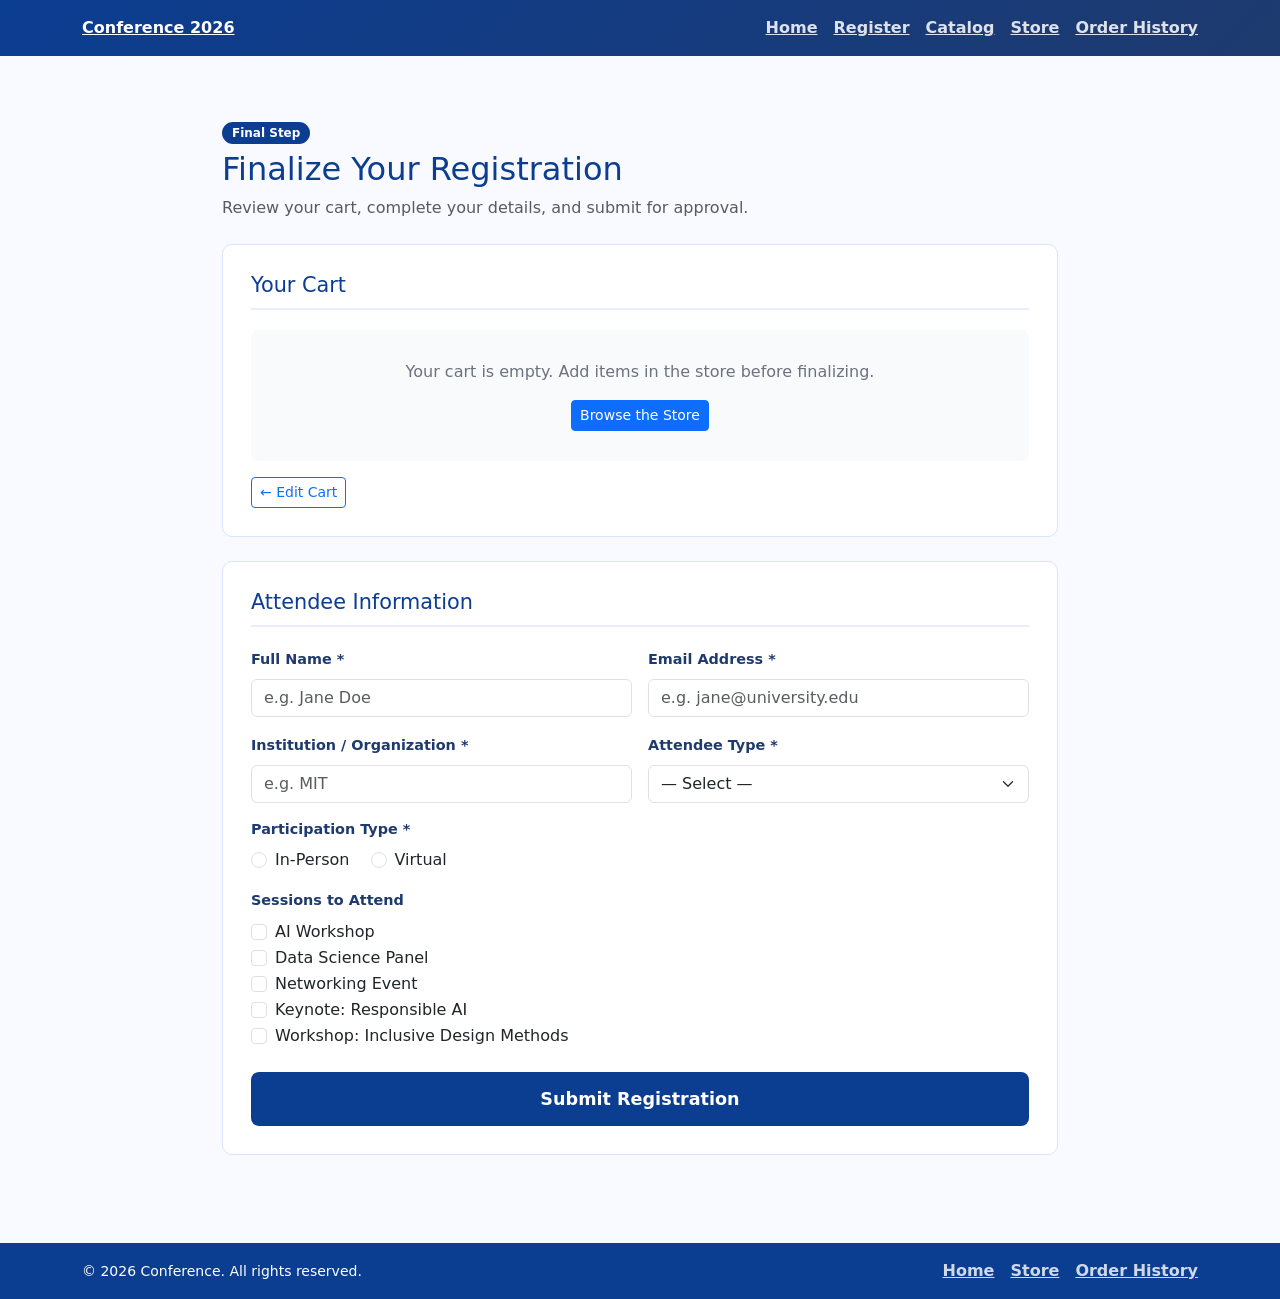
<file: FinalizationPage.html>
<!DOCTYPE html>
<html lang="en">
<head>
  <meta charset="UTF-8" />
  <meta name="viewport" content="width=device-width, initial-scale=1.0"/>
  <title>Finalization</title>

  <link rel="stylesheet" href="css/styles.css"/>
  <link href="https://cdn.jsdelivr.net/npm/bootstrap@5.3.3/dist/css/bootstrap.min.css" rel="stylesheet">

  <style>
    body { background-color: #f8faff; }

    .page-header {
      background: linear-gradient(135deg, #0b3d91 0%, #1e3a6e 100%);
      color: white;
      padding: 16px 0;
    }
    .page-header a { color: white; }
    .page-header nav a { color: rgba(255,255,255,0.85); font-weight: 600; }
    .page-header nav a:hover { color: white; text-decoration: none; }

    .step-badge {
      display: inline-block;
      background-color: #0b3d91;
      color: white;
      font-size: 0.75rem;
      font-weight: bold;
      padding: 2px 10px;
      border-radius: 20px;
      margin-bottom: 6px;
    }

    .section-card {
      background: white;
      border: 1px solid #dbe4ff;
      border-radius: 10px;
      padding: 28px;
      margin-bottom: 24px;
    }

    .section-card h2 {
      font-size: 1.3rem;
      color: #0b3d91;
      margin-bottom: 20px;
      padding-bottom: 10px;
      border-bottom: 2px solid #e8eeff;
    }

    .cart-table thead th { background-color: #0b3d91; color: white; }
    .cart-total-row { font-weight: bold; background-color: #f0f4ff; }

    .cart-empty {
      text-align: center;
      padding: 30px;
      color: #6b7280;
      background: #f9fafb;
      border-radius: 8px;
    }

    .form-label { font-weight: 600; color: #1e3a6e; font-size: 0.9rem; }

    .submit-btn {
      background-color: #0b3d91;
      color: white;
      border: none;
      padding: 14px 40px;
      font-size: 1.1rem;
      font-weight: bold;
      border-radius: 8px;
      width: 100%;
      cursor: pointer;
      transition: background-color 0.2s;
    }
    .submit-btn:hover { background-color: #062c6b; }
    .submit-btn:disabled { background-color: #9ca3af; cursor: not-allowed; }

    #confirmation-section { display: none; text-align: center; padding: 50px 20px; }
    .confirm-icon { font-size: 4rem; margin-bottom: 16px; }
    .confirm-id {
      font-family: monospace;
      background: #e8eeff;
      color: #0b3d91;
      padding: 6px 16px;
      border-radius: 6px;
      font-size: 1.1rem;
      display: inline-block;
      margin: 12px 0;
    }

    #error-banner {
      display: none;
      background: #fef2f2;
      border: 1px solid #fca5a5;
      border-radius: 8px;
      padding: 14px 18px;
      color: #dc2626;
      margin-bottom: 16px;
    }
  </style>
</head>

<body>

<header class="page-header">
  <div class="container d-flex justify-content-between align-items-center">
    <a href="index.html"><strong>Conference 2026</strong></a>
    <nav>
      <ul class="nav gap-3">
        <li><a href="index.html">Home</a></li>
        <li><a href="register.html">Register</a></li>
        <li><a href="catalog.html">Catalog</a></li>
        <li><a href="store.html">Store</a></li>
        <li><a href="order-history.html">Order History</a></li>
      </ul>
    </nav>
  </div>
</header>

<main id="main-content" class="container my-4" style="max-width:860px;">

  <div class="mb-4">
    <span class="step-badge">Final Step</span>
    <h1 style="color:#0b3d91; font-size:2rem;">Finalize Your Registration</h1>
    <p class="text-muted">Review your cart, complete your details, and submit for approval.</p>
  </div>

  <!-- CART SUMMARY -->
  <div class="section-card" id="cart-section">
    <h2>Your Cart</h2>
    <div id="cart-summary-container"></div>
    <div class="mt-3">
      <a href="store.html" class="btn btn-outline-primary btn-sm">← Edit Cart</a>
    </div>
  </div>

  <!-- REGISTRATION FORM -->
  <div class="section-card" id="form-section">
    <h2>Attendee Information</h2>

    <div id="error-banner"></div>

    <form id="finalization-form" novalidate>

      <div class="row g-3 mb-3">
        <div class="col-md-6">
          <label class="form-label" for="full-name">Full Name *</label>
          <input type="text" class="form-control" id="full-name" placeholder="e.g. Jane Doe" required />
        </div>
        <div class="col-md-6">
          <label class="form-label" for="email">Email Address *</label>
          <input type="email" class="form-control" id="email" placeholder="e.g. jane@university.edu" required />
        </div>
      </div>

      <div class="row g-3 mb-3">
        <div class="col-md-6">
          <label class="form-label" for="institution">Institution / Organization *</label>
          <input type="text" class="form-control" id="institution" placeholder="e.g. MIT" required />
        </div>
        <div class="col-md-6">
          <label class="form-label" for="attendee-type">Attendee Type *</label>
          <select class="form-select" id="attendee-type" required>
            <option value="">— Select —</option>
            <option value="Student">Student</option>
            <option value="Academic">Academic / Researcher</option>
            <option value="Industry">Industry Professional</option>
            <option value="Other">Other</option>
          </select>
        </div>
      </div>

      <div class="mb-3">
        <label class="form-label d-block">Participation Type *</label>
        <div class="form-check form-check-inline">
          <input class="form-check-input" type="radio" name="participation_type" id="part-in-person" value="in-person" />
          <label class="form-check-label" for="part-in-person">In-Person</label>
        </div>
        <div class="form-check form-check-inline">
          <input class="form-check-input" type="radio" name="participation_type" id="part-virtual" value="virtual" />
          <label class="form-check-label" for="part-virtual">Virtual</label>
        </div>
      </div>

      <div class="mb-4">
        <label class="form-label d-block">Sessions to Attend</label>
        <div class="form-check">
          <input class="form-check-input" type="checkbox" name="sessions" value="AI Workshop" id="sess-ai" />
          <label class="form-check-label" for="sess-ai">AI Workshop</label>
        </div>
        <div class="form-check">
          <input class="form-check-input" type="checkbox" name="sessions" value="Data Science Panel" id="sess-ds" />
          <label class="form-check-label" for="sess-ds">Data Science Panel</label>
        </div>
        <div class="form-check">
          <input class="form-check-input" type="checkbox" name="sessions" value="Networking Event" id="sess-net" />
          <label class="form-check-label" for="sess-net">Networking Event</label>
        </div>
        <div class="form-check">
          <input class="form-check-input" type="checkbox" name="sessions" value="Keynote: Responsible AI" id="sess-key" />
          <label class="form-check-label" for="sess-key">Keynote: Responsible AI</label>
        </div>
        <div class="form-check">
          <input class="form-check-input" type="checkbox" name="sessions" value="Workshop: Inclusive Design" id="sess-inc" />
          <label class="form-check-label" for="sess-inc">Workshop: Inclusive Design Methods</label>
        </div>
      </div>

      <button type="submit" class="submit-btn" id="submit-btn">
        Submit Registration
      </button>

    </form>
  </div>

  <!-- CONFIRMATION - shown after successful submit -->
  <div class="section-card" id="confirmation-section">
    <div class="confirm-icon">✅</div>
    <h2 style="color:#16a34a; border:none; padding:0;">Registration Submitted!</h2>
    <p class="text-muted">Your registration is now pending admin approval.</p>
    <p class="text-muted">Your Order ID:</p>
    <div class="confirm-id" id="order-id-display">—</div>
    <div class="mt-4 d-flex flex-column align-items-center gap-2">
      <a href="order-history.html" class="btn btn-primary">View Order History →</a>
      <a href="store.html" class="btn btn-outline-secondary btn-sm">← Back to Store</a>
    </div>
  </div>

</main>

<footer class="container-fluid py-3 mt-4" style="background:#0b3d91; color:white;">
  <div class="container d-flex justify-content-between align-items-center flex-wrap gap-2">
    <small>&copy; 2026 Conference. All rights reserved.</small>
    <nav>
      <ul class="nav gap-3">
        <li><a href="index.html" style="color:rgba(255,255,255,0.8);">Home</a></li>
        <li><a href="store.html" style="color:rgba(255,255,255,0.8);">Store</a></li>
        <li><a href="order-history.html" style="color:rgba(255,255,255,0.8);">Order History</a></li>
      </ul>
    </nav>
  </div>
</footer>

<script src="https://cdn.jsdelivr.net/npm/bootstrap@5.3.3/dist/js/bootstrap.bundle.min.js"></script>
<script src="https://code.jquery.com/jquery-3.7.1.min.js"></script>

<script>
  var TAX_RATE = 0.08625;

  //  Populate cart summary from localStorage 
  function loadCartSummary() {
    var cart = JSON.parse(localStorage.getItem("conferenceCart")) || [];
    var $container = $("#cart-summary-container");

    if (cart.length === 0) {
      $container.html(
        '<div class="cart-empty">' +
        '<p>Your cart is empty. Add items in the store before finalizing.</p>' +
        '<a href="store.html" class="btn btn-primary btn-sm">Browse the Store</a>' +
        '</div>'
      );
      return;
    }

    var subtotal = 0;
    var rows = "";

    $.each(cart, function(i, item) {
      var lineTotal = item.unitPrice * item.quantity;
      subtotal += lineTotal;

      var detail = "";
      if (item.details && Object.keys(item.details).length > 0) {
        detail = '<br><small class="text-muted">' + Object.values(item.details).join(" / ") + "</small>";
      }

      rows +=
        "<tr>" +
        "<td>" + item.productName + detail + "</td>" +
        "<td class='text-center'>" + item.quantity + "</td>" +
        "<td class='text-end'>$" + item.unitPrice.toFixed(2) + "</td>" +
        "<td class='text-end'>$" + lineTotal.toFixed(2) + "</td>" +
        "</tr>";
    });

    var tax   = subtotal * TAX_RATE;
    var total = subtotal + tax;

    var table =
      '<table class="table table-bordered cart-table mb-0">' +
      "<thead><tr>" +
      "<th>Item</th>" +
      "<th class='text-center' style='width:70px;'>Qty</th>" +
      "<th class='text-end' style='width:110px;'>Unit Price</th>" +
      "<th class='text-end' style='width:110px;'>Line Total</th>" +
      "</tr></thead>" +
      "<tbody>" + rows + "</tbody>" +
      "<tfoot>" +
      "<tr><td colspan='3' class='text-end'>Subtotal</td><td class='text-end'>$" + subtotal.toFixed(2) + "</td></tr>" +
      "<tr><td colspan='3' class='text-end'>Tax (8.625%)</td><td class='text-end'>$" + tax.toFixed(2) + "</td></tr>" +
      "<tr class='cart-total-row'><td colspan='3' class='text-end'>Total</td><td class='text-end'>$" + total.toFixed(2) + " USD</td></tr>" +
      "</tfoot>" +
      "</table>";

    $container.html(table);
  }

  //  Handle form submit
  $("#finalization-form").on("submit", function(e) {
    e.preventDefault();

    var fullName     = $("#full-name").val().trim();
    var email        = $("#email").val().trim();
    var institution  = $("#institution").val().trim();
    var attendeeType = $("#attendee-type").val();
    var participation = $("input[name='participation_type']:checked").val();

    var errors = [];
    if (!fullName)      errors.push("Full Name is required.");
    if (!email)         errors.push("Email Address is required.");
    if (!institution)   errors.push("Institution is required.");
    if (!attendeeType)  errors.push("Please select an Attendee Type.");
    if (!participation) errors.push("Please select a Participation Type (In-Person or Virtual).");

    if (errors.length > 0) {
      var html = "<strong>Please fix the following:</strong><ul>" +
        $.map(errors, function(err) { return "<li>" + err + "</li>"; }).join("") +
        "</ul>";
      $("#error-banner").html(html).show();
      $("html, body").animate({ scrollTop: $("#error-banner").offset().top - 20 }, 300);
      return;
    }

    $("#error-banner").hide();

    var sessions = [];
    $("input[name='sessions']:checked").each(function() {
      sessions.push($(this).val());
    });

    var cart      = JSON.parse(localStorage.getItem("conferenceCart")) || [];
    var attendees = JSON.parse(localStorage.getItem("attendees")) || [];

    var subtotal = 0;
    $.each(cart, function(i, item) { subtotal += item.unitPrice * item.quantity; });
    var tax   = subtotal * TAX_RATE;
    var total = subtotal + tax;

    var payload = {
      attendee: {
        full_name:     fullName,
        email:         email,
        institution:   institution,
        attendee_type: attendeeType
      },
      participation_type: participation,
      sessions:           sessions,
      cart:               cart,
      attendees:          attendees,
      subtotal:           parseFloat(subtotal.toFixed(2)),
      tax:                parseFloat(tax.toFixed(2)),
      order_total:        parseFloat(total.toFixed(2)),
      submitted_at:       new Date().toISOString()
    };

    var $btn = $("#submit-btn");
    $btn.prop("disabled", true).text("Submitting...");

    $.ajax({
      url:         "http://localhost:3000/api/orders",
      type:        "POST",
      contentType: "application/json",
      data:        JSON.stringify(payload),
      success: function(response) {
        localStorage.removeItem("conferenceCart");
        $("#form-section, #cart-section").hide();
        $("#order-id-display").text("REG-" + response.order.id);
        $("#confirmation-section").fadeIn(400);
        $("html, body").animate({ scrollTop: 0 }, 400);
      },
      error: function() {
        $btn.prop("disabled", false).text("Submit Registration");
        $("#error-banner")
          .html(
            "<strong>Could not connect to the server.</strong> " +
            "Make sure <code>node server.js</code> is running in your project folder, then try again."
          )
          .show();
        $("html, body").animate({ scrollTop: $("#error-banner").offset().top - 20 }, 300);
      }
    });
  });

  // Init 
  loadCartSummary();
</script>

</body>
</html>
</file>
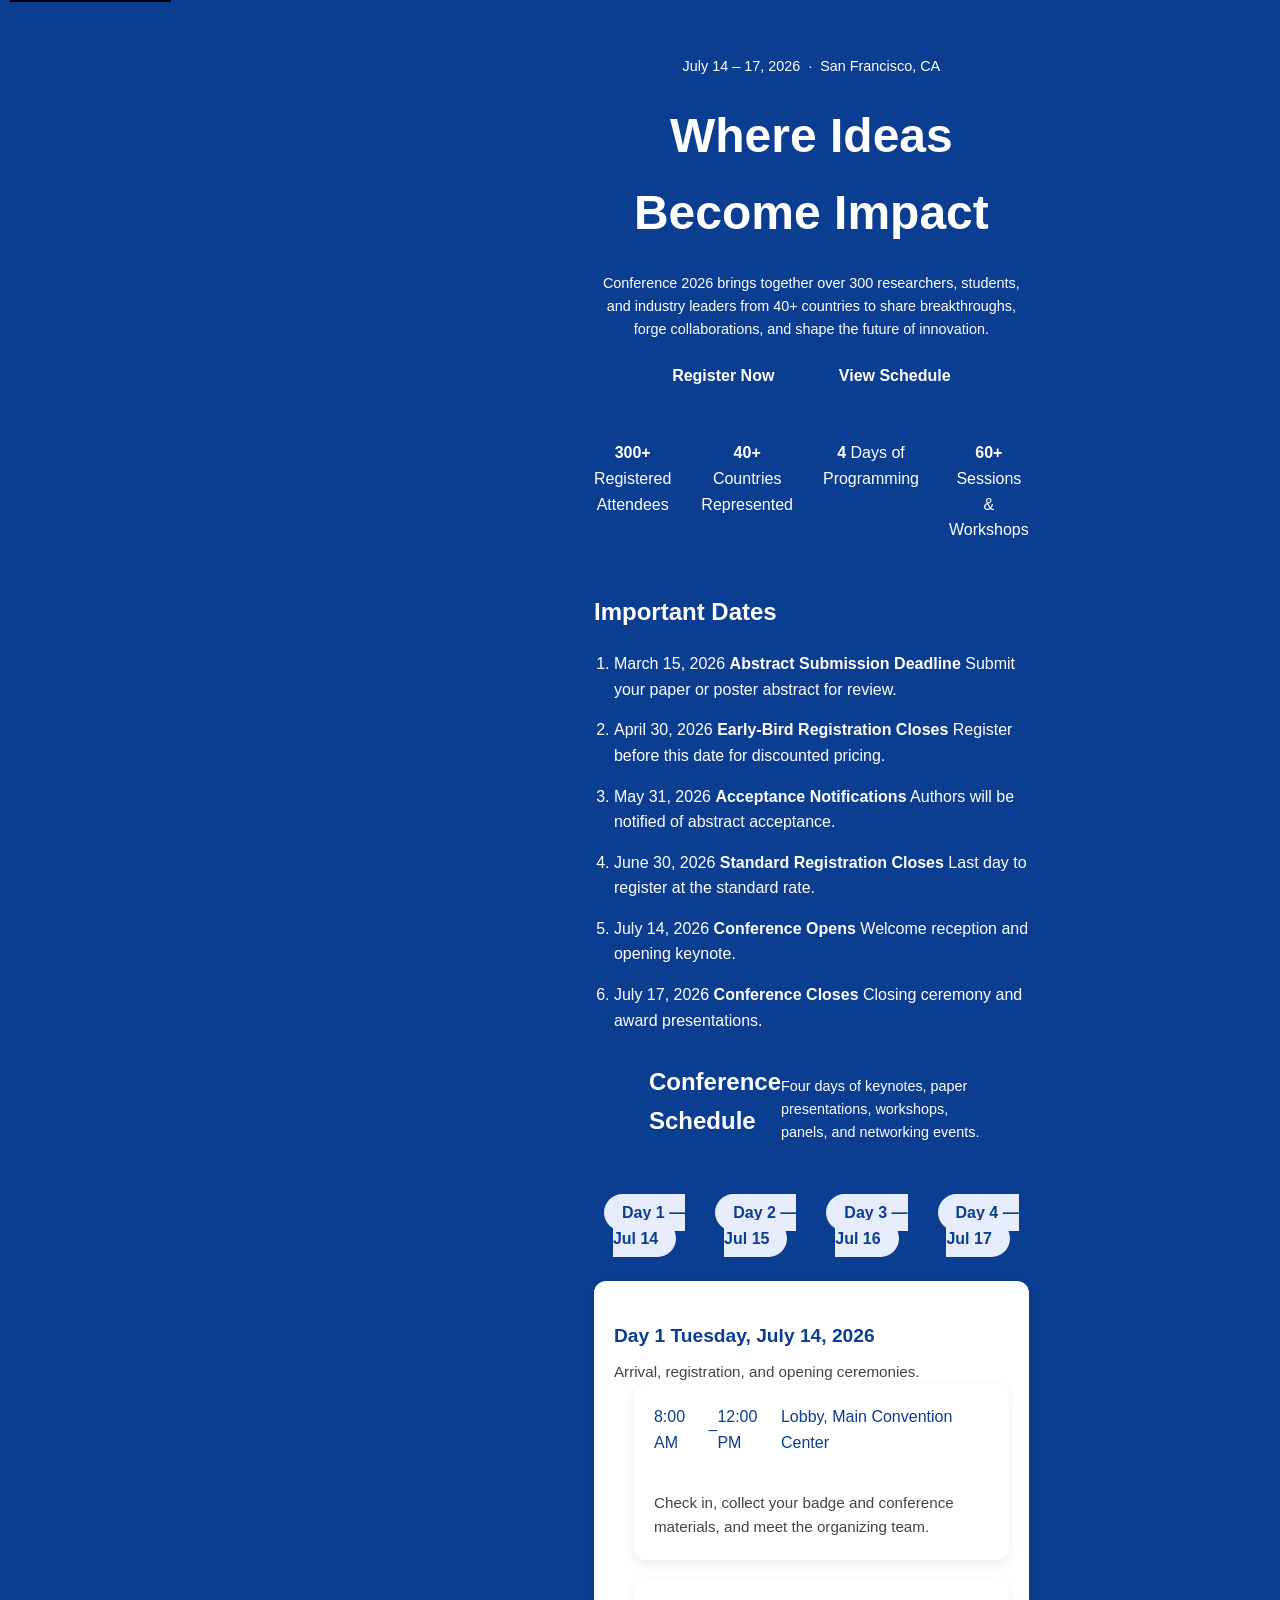
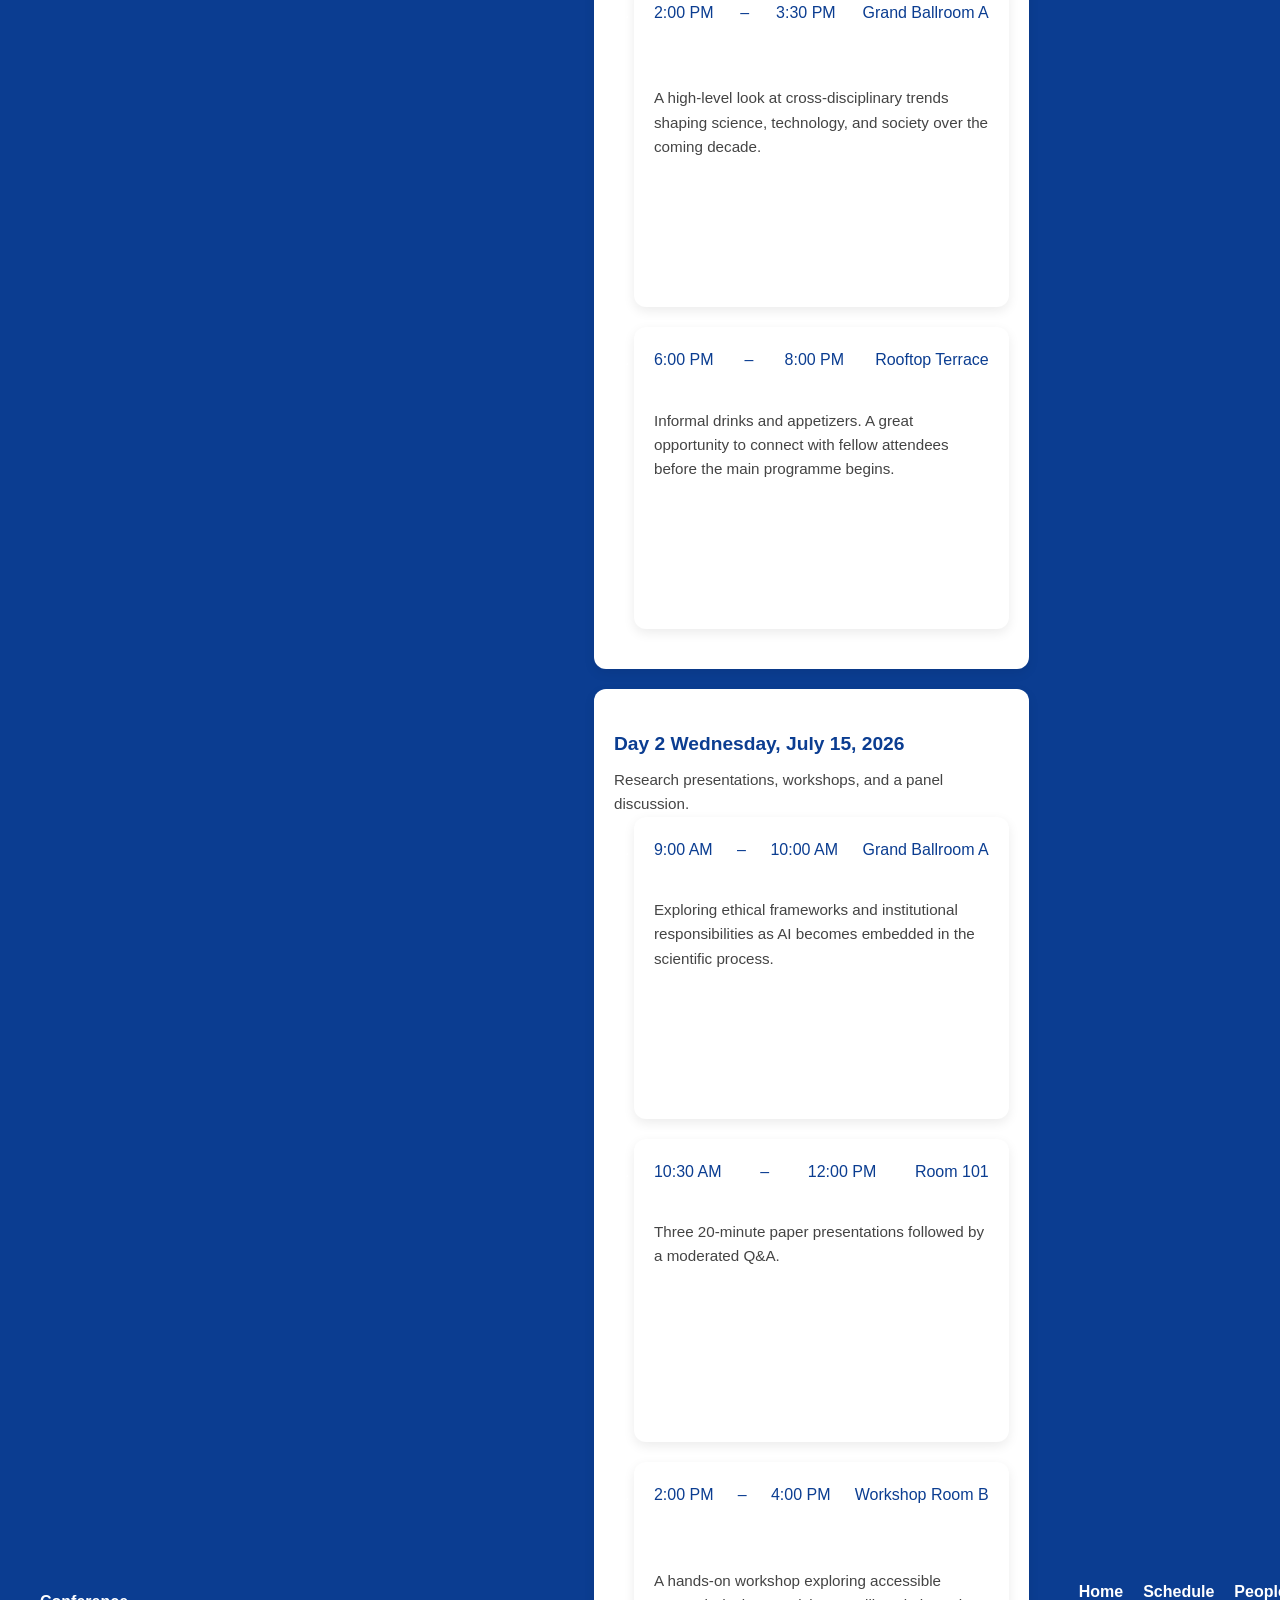
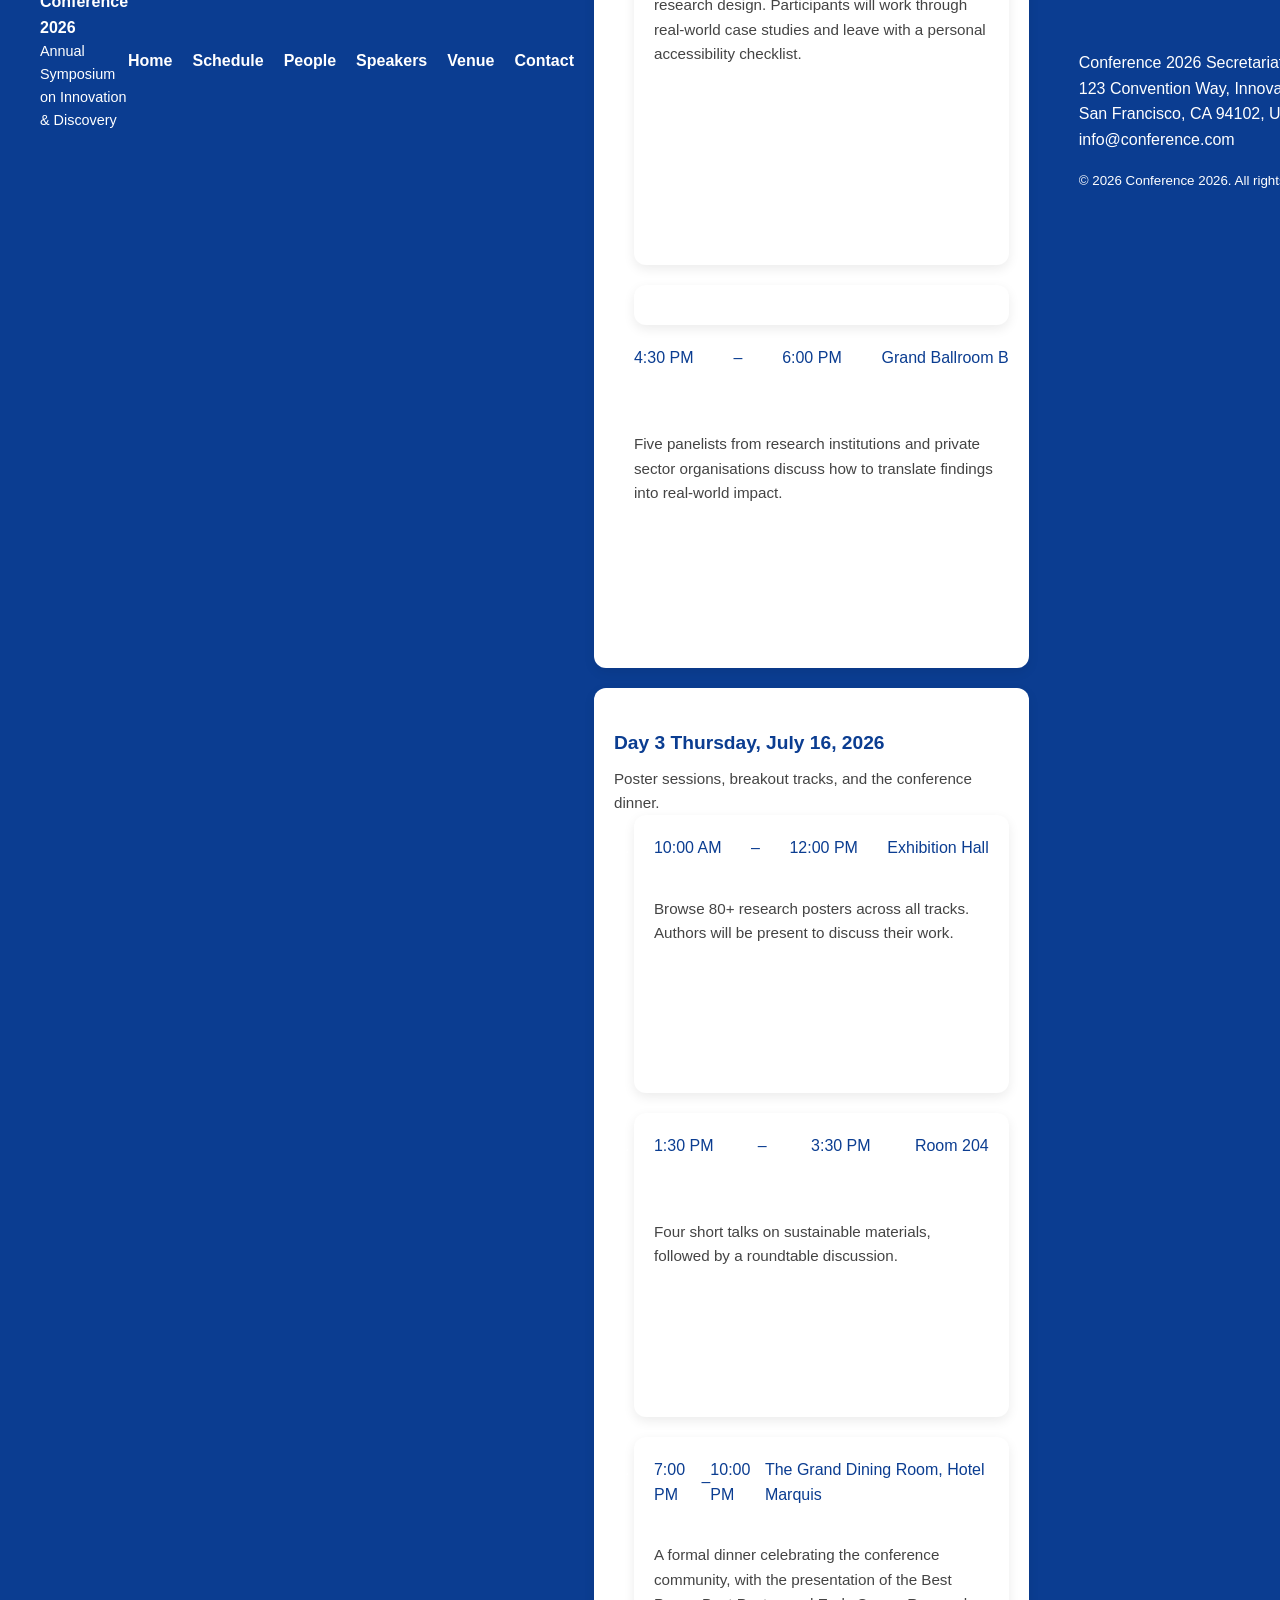
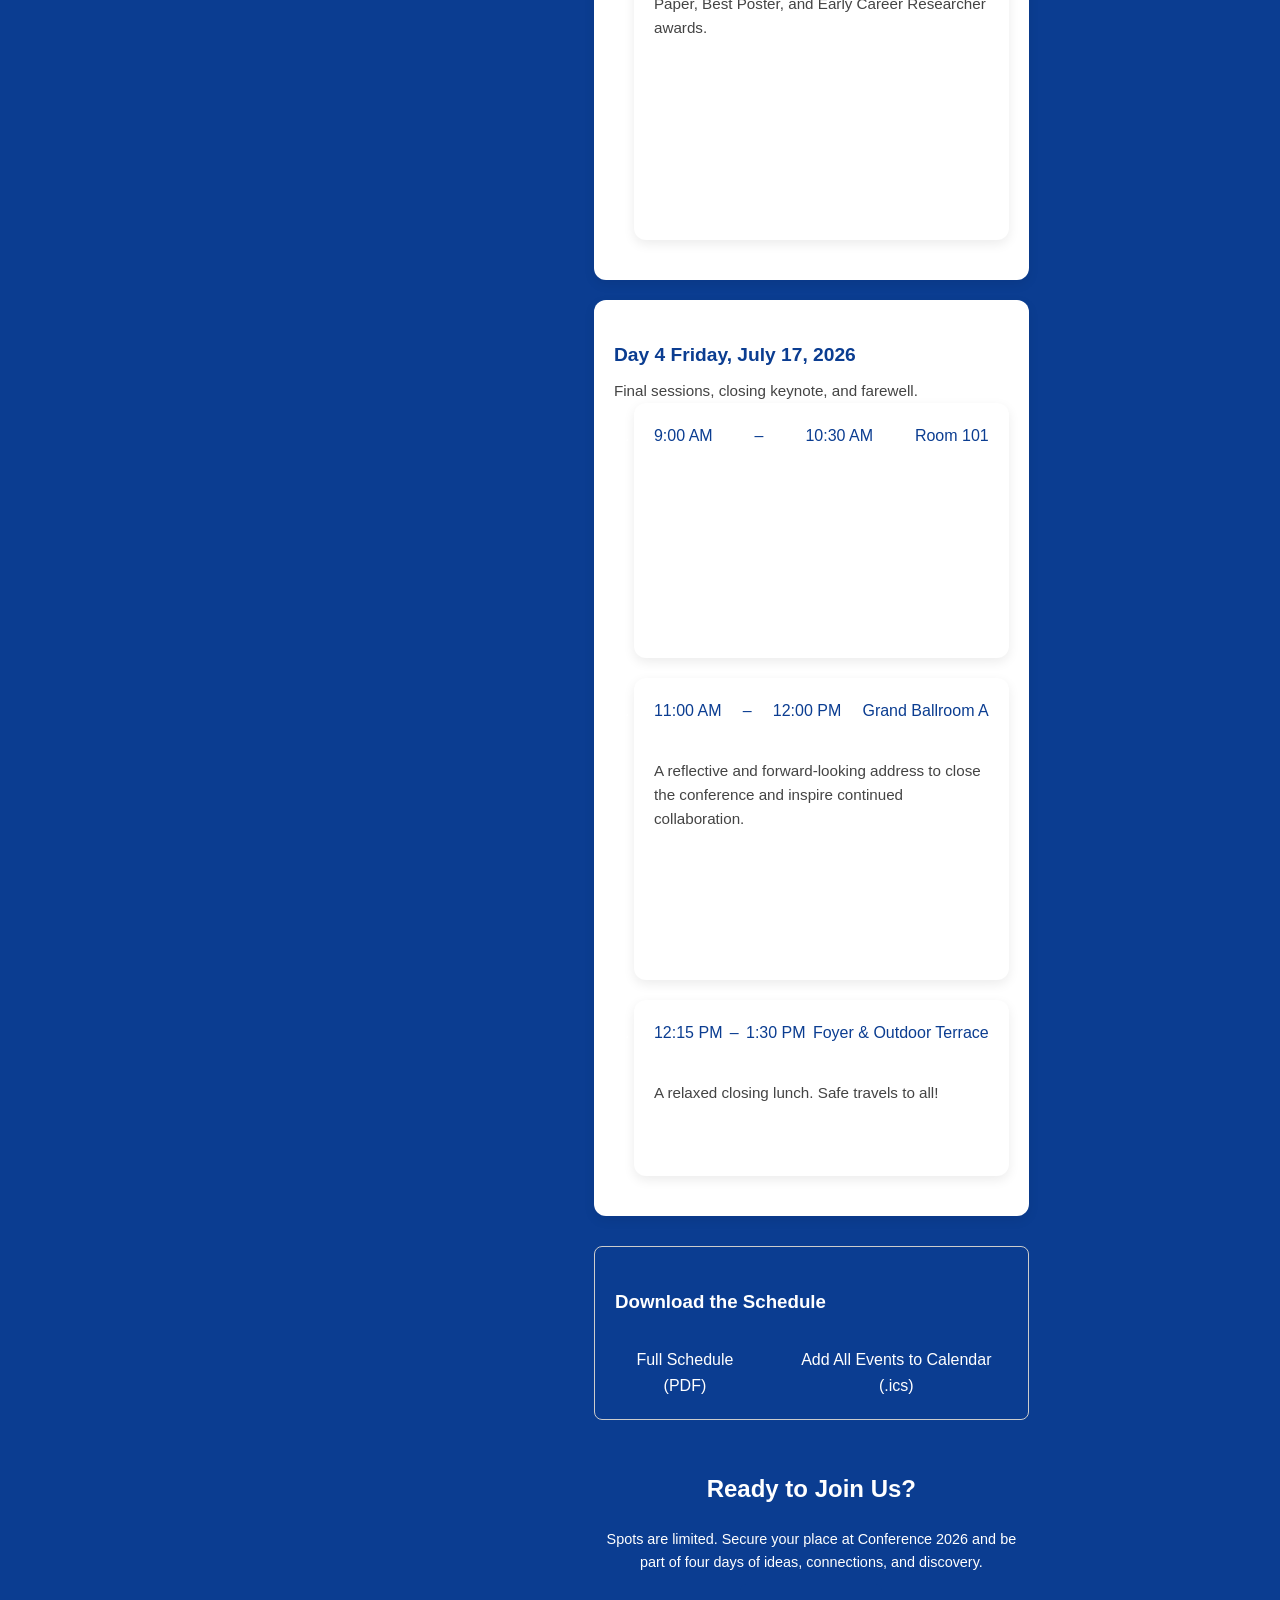
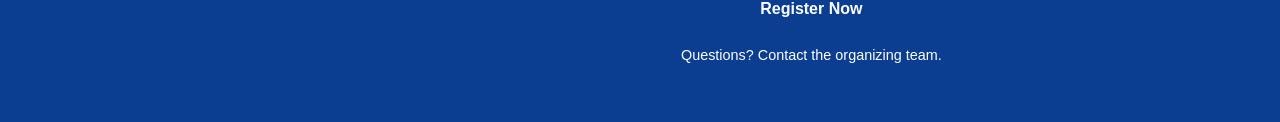
<file: Homepage.html>
<!DOCTYPE html>
<html lang="en">
  <head>
    <meta charset="UTF-8" />
    <link rel="stylesheet" href="css/styles.css">
    <meta name="viewport" content="width=device-width, initial-scale=1.0" />
    <meta name="description" content="Conference 2026"/>
    <title>Conference 2026</title>
  </head>

  <body>

    <!-- SKIP LINK -->
    <a href="#main-content">Skip to main content</a>


    <!-- SITE HEADER AND PRIMARY NAVIGATION -->
    <header>
      <div>
        <a href="Homepage.html">
          <strong>Conference 2026</strong>
        </a>
        <p>Annual Symposium on Innovation &amp; Discovery</p>
      </div>

      <nav>
        <ul>
          <li><a href="Homepage.html">Home</a></li>
          <li><a href="#schedule">Schedule</a></li>
          <li><a href="conference-people.html">People</a></li>
          <li><a href="#">Speakers</a></li>
          <li><a href="#">Venue</a></li>
          <li><a href="#">Contact</a></li>
        </ul>
      </nav>


    <main id="main-content">

      <!-- HERO SECTION -->
      <section>

        <hgroup>
          <p>July 14 – 17, 2026 &nbsp;·&nbsp; San Francisco, CA</p>
          <h1 id="hero-heading">Where Ideas <br />Become Impact</h1>
          <p>
            Conference 2026 brings together over 300 researchers, students, and
            industry leaders from 40+ countries to share breakthroughs, forge
            collaborations, and shape the future of innovation.
          </p>
        </hgroup>

        <div>
          <a href="register.html" role="button">Register Now</a>
          <a href="#schedule" role="button">View Schedule</a>
        </div>

        <!-- Key stats -->
        <ul>
          <li>
            <strong>300+</strong>
            <span>Registered Attendees</span>
          </li>
          <li>
            <strong>40+</strong>
            <span>Countries Represented</span>
          </li>
          <li>
            <strong>4</strong>
            <span>Days of Programming</span>
          </li>
          <li>
            <strong>60+</strong>
            <span>Sessions &amp; Workshops</span>
          </li>
        </ul>

      </section>


      <!-- IMPORTAINT DATES -->
      <section>
        <h2 id="dates-heading">Important Dates</h2>

        <ol>
          <li>
            <time datetime="2026-03-15">March 15, 2026</time>
            <strong>Abstract Submission Deadline</strong>
            <span>Submit your paper or poster abstract for review.</span>
          </li>
          <li>
            <time datetime="2026-04-30">April 30, 2026</time>
            <strong>Early-Bird Registration Closes</strong>
            <span>Register before this date for discounted pricing.</span>
          </li>
          <li>
            <time datetime="2026-05-31">May 31, 2026</time>
            <strong>Acceptance Notifications</strong>
            <span>Authors will be notified of abstract acceptance.</span>
          </li>
          <li>
            <time datetime="2026-06-30">June 30, 2026</time>
            <strong>Standard Registration Closes</strong>
            <span>Last day to register at the standard rate.</span>
          </li>
          <li>
            <time datetime="2026-07-14">July 14, 2026</time>
            <strong>Conference Opens</strong>
            <span>Welcome reception and opening keynote.</span>
          </li>
          <li>
            <time datetime="2026-07-17">July 17, 2026</time>
            <strong>Conference Closes</strong>
            <span>Closing ceremony and award presentations.</span>
          </li>
        </ol>

      </section>


      <!-- FULL SCHEDULE -->
      <section id="schedule">
        <header>
          <h2 id="schedule-heading">Conference Schedule</h2>
          <p>Four days of keynotes, paper presentations, workshops, panels, and networking events.</p>
        </header>

        
        <nav>
          <ul>
            <li><a href="#day-1">Day 1 — Jul 14</a></li>
            <li><a href="#day-2">Day 2 — Jul 15</a></li>
            <li><a href="#day-3">Day 3 — Jul 16</a></li>
            <li><a href="#day-4">Day 4 — Jul 17</a></li>
          </ul>
        </nav>

        <!-- ── Day 1 ─────────────────────────────────────────── -->
        <article id="day-1">
          <h3 id="day-1-heading">
            Day 1
            <time datetime="2026-07-14">Tuesday, July 14, 2026</time>
          </h3>
          <p>Arrival, registration, and opening ceremonies.</p>

          <ol aria-label="Day 1 schedule">

            <li>
              <article>
                <header>
                  <time datetime="2026-07-14T08:00">8:00 AM</time>
                  <span> – </span>
                  <time datetime="2026-07-14T12:00">12:00 PM</time>
                  <span>Lobby, Main Convention Center</span>
                </header>
                <h4>Registration &amp; Badge Pickup</h4>
                <p>Check in, collect your badge and conference materials, and meet the organizing team.</p>
              </article>
            </li>

            <li>
              <article>
                <header>
                  <time datetime="2026-07-14T14:00">2:00 PM</time>
                  <span> – </span>
                  <time datetime="2026-07-14T15:30">3:30 PM</time>
                  <span>Grand Ballroom A</span>
                </header>
                <h4>Opening Keynote: The Next Decade of Discovery</h4>
                <p>
                  A high-level look at cross-disciplinary trends shaping science, technology, and society
                  over the coming decade.
                </p>
                <dl>
                  <dt>Speaker</dt>
                  <dd>Dr. Amara Diallo, AIMS Cape Town</dd>
                  <dt>Type</dt>
                  <dd>Keynote</dd>
                </dl>
                <a href="#">Add to My Schedule</a>
              </article>
            </li>

            <li>
              <article>
                <header>
                  <time datetime="2026-07-14T18:00">6:00 PM</time>
                  <span> – </span>
                  <time datetime="2026-07-14T20:00">8:00 PM</time>
                  <span>Rooftop Terrace</span>
                </header>
                <h4>Welcome Reception &amp; Networking</h4>
                <p>Informal drinks and appetizers. A great opportunity to connect with fellow attendees before the main programme begins.</p>
                <dl>
                  <dt>Type</dt>
                  <dd>Social / Networking</dd>
                  <dt>Dress code</dt>
                  <dd>Smart casual</dd>
                </dl>
                <a href="#">Add to My Schedule</a>
              </article>
            </li>

          </ol>
        </article>

        <!-- ── Day 2 ─────────────────────────────────────────── -->
        <article id="day-2">
          <h3 id="day-2-heading">
            Day 2
            <time datetime="2026-07-15">Wednesday, July 15, 2026</time>
          </h3>
          <p>Research presentations, workshops, and a panel discussion.</p>

          <ol>

            <li>
              <article>
                <header>
                  <time datetime="2026-07-15T09:00">9:00 AM</time>
                  <span> – </span>
                  <time datetime="2026-07-15T10:00">10:00 AM</time>
                  <span>Grand Ballroom A</span>
                </header>
                <h4>Keynote: Responsible AI in Research</h4>
                <p>Exploring ethical frameworks and institutional responsibilities as AI becomes embedded in the scientific process.</p>
                <dl>
                  <dt>Speaker</dt>
                  <dd>Marcus Osei, DeepMind</dd>
                  <dt>Type</dt>
                  <dd>Keynote</dd>
                </dl>
                <a href="#">Add to My Schedule</a>
              </article>
            </li>

            <li>
              <article>
                <header>
                  <time datetime="2026-07-15T10:30">10:30 AM</time>
                  <span> – </span>
                  <time datetime="2026-07-15T12:00">12:00 PM</time>
                  <span>Room 101</span>
                </header>
                <h4>Paper Session A: Computational Biology</h4>
                <p>Three 20-minute paper presentations followed by a moderated Q&amp;A.</p>
                <dl>
                  <dt>Chair</dt>
                  <dd>Prof. Priya Nair, IIT Bombay</dd>
                  <dt>Type</dt>
                  <dd>Paper Session</dd>
                </dl>
                <details>
                  <summary>View papers in this session</summary>
                  <ol>
                    <li>
                      <strong>Protein Folding Simulations at Scale</strong>
                      <span>— Jane Doe, MIT</span>
                    </li>
                    <li>
                      <strong>Graph Neural Networks for Genomic Prediction</strong>
                      <span>— Ryo Matsuda, Kyoto University</span>
                    </li>
                    <li>
                      <strong>Federated Learning in Clinical Genomics</strong>
                      <span>— Sofia Reyes, Stanford University</span>
                    </li>
                  </ol>
                </details>
                <a href="#">Add to My Schedule</a>
              </article>
            </li>

            <li>
              <article>
                <header>
                  <time datetime="2026-07-15T14:00">2:00 PM</time>
                  <span> – </span>
                  <time datetime="2026-07-15T16:00">4:00 PM</time>
                  <span>Workshop Room B</span>
                </header>
                <h4>Workshop: Inclusive Design Methods for Researchers</h4>
                <p>
                  A hands-on workshop exploring accessible research design. Participants will work through
                  real-world case studies and leave with a personal accessibility checklist.
                </p>
                <dl>
                  <dt>Facilitator</dt>
                  <dd>Yuki Tanaka, University of Tokyo</dd>
                  <dt>Type</dt>
                  <dd>Workshop</dd>
                  <dt>Capacity</dt>
                  <dd>30 seats — <strong>12 remaining</strong></dd>
                </dl>
                <a href="#">Reserve a Seat</a>
              </article>
            </li>

            <li>
              <article></article>
                <header>
                  <time datetime="2026-07-15T16:30">4:30 PM</time>
                  <span> – </span>
                  <time datetime="2026-07-15T18:00">6:00 PM</time>
                  <span>Grand Ballroom B</span>
                </header>
                <h4>Panel: Bridging the Gap Between Academia and Industry</h4>
                <p>Five panelists from research institutions and private sector organisations discuss how to translate findings into real-world impact.</p>
                <dl>
                  <dt>Type</dt>
                  <dd>Panel Discussion</dd>
                  <dt>Format</dt>
                  <dd>Moderated discussion with audience Q&amp;A</dd>
                </dl>
                <a href="#">Add to My Schedule</a>
              </article>
            </li>

          </ol>
        </article>

        <!-- ── Day 3 ─────────────────────────────────────────── -->
        <article id="day-3">
          <h3 id="day-3-heading">
            Day 3
            <time datetime="2026-07-16">Thursday, July 16, 2026</time>
          </h3>
          <p>Poster sessions, breakout tracks, and the conference dinner.</p>

          <ol>

            <li>
              <article>
                <header>
                  <time datetime="2026-07-16T10:00">10:00 AM</time>
                  <span> – </span>
                  <time datetime="2026-07-16T12:00">12:00 PM</time>
                  <span>Exhibition Hall</span>
                </header>
                <h4>Poster Session &amp; Exhibition</h4>
                <p>Browse 80+ research posters across all tracks. Authors will be present to discuss their work.</p>
                <dl>
                  <dt>Type</dt>
                  <dd>Poster Session</dd>
                  <dt>Posters</dt>
                  <dd>84 accepted posters</dd>
                </dl>
                <a href="#">Browse Poster Abstracts</a>
              </article>
            </li>

            <li>
              <article>
                <header>
                  <time datetime="2026-07-16T13:30">1:30 PM</time>
                  <span> – </span>
                  <time datetime="2026-07-16T15:30">3:30 PM</time>
                  <span>Room 204</span>
                </header>
                <h4>Breakout Track: Sustainability &amp; Materials Science</h4>
                <p>Four short talks on sustainable materials, followed by a roundtable discussion.</p>
                <dl>
                  <dt>Chair</dt>
                  <dd>Prof. Priya Nair, IIT Bombay</dd>
                  <dt>Type</dt>
                  <dd>Breakout Track</dd>
                </dl>
                <a href="#">Add to My Schedule</a>
              </article>
            </li>

            <li>
              <article>
                <header>
                  <time datetime="2026-07-16T19:00">7:00 PM</time>
                  <span> – </span>
                  <time datetime="2026-07-16T22:00">10:00 PM</time>
                  <span>The Grand Dining Room, Hotel Marquis</span>
                </header>
                <h4>Conference Dinner &amp; Awards Ceremony</h4>
                <p>
                  A formal dinner celebrating the conference community, with the presentation of the
                  Best Paper, Best Poster, and Early Career Researcher awards.
                </p>
                <dl>
                  <dt>Type</dt>
                  <dd>Social / Awards</dd>
                  <dt>Ticket</dt>
                  <dd>Included for all registered attendees</dd>
                  <dt>Dress code</dt>
                  <dd>Formal</dd>
                </dl>
                <a href="#">Confirm Attendance</a>
              </article>
            </li>

          </ol>
        </article>

        <!-- ── Day 4 ─────────────────────────────────────────── -->
        <article id="day-4">
          <h3 id="day-4-heading">
            Day 4
            <time datetime="2026-07-17">Friday, July 17, 2026</time>
          </h3>
          <p>Final sessions, closing keynote, and farewell.</p>

          <ol>

            <li>
              <article>
                <header>
                  <time datetime="2026-07-17T09:00">9:00 AM</time>
                  <span> – </span>
                  <time datetime="2026-07-17T10:30">10:30 AM</time>
                  <span>Room 101</span>
                </header>
                <h4>Paper Session B: Epidemiology &amp; Public Health</h4>
                <dl>
                  <dt>Chair</dt>
                  <dd>Dr. Amara Diallo, AIMS</dd>
                  <dt>Type</dt>
                  <dd>Paper Session</dd>
                </dl>
                <a href="#">Add to My Schedule</a>
              </article>
            </li>

            <li>
              <article>
                <header>
                  <time datetime="2026-07-17T11:00">11:00 AM</time>
                  <span> – </span>
                  <time datetime="2026-07-17T12:00">12:00 PM</time>
                  <span>Grand Ballroom A</span>
                </header>
                <h4>Closing Keynote: From Here to What's Next</h4>
                <p>A reflective and forward-looking address to close the conference and inspire continued collaboration.</p>
                <dl>
                  <dt>Speaker</dt>
                  <dd>TBA</dd>
                  <dt>Type</dt>
                  <dd>Keynote</dd>
                </dl>
                <a href="#">Add to My Schedule</a>
              </article>
            </li>

            <li>
              <article>
                <header>
                  <time datetime="2026-07-17T12:15">12:15 PM</time>
                  <span> – </span>
                  <time datetime="2026-07-17T13:30">1:30 PM</time>
                  <span>Foyer &amp; Outdoor Terrace</span>
                </header>
                <h4>Farewell Lunch</h4>
                <p>A relaxed closing lunch. Safe travels to all!</p>
                <dl>
                  <dt>Type</dt>
                  <dd>Social</dd>
                </dl>
              </article>
            </li>

          </ol>
        </article>

        <aside>
          <h3>Download the Schedule</h3>
          <ul>
            <li><a href="#" download>Full Schedule (PDF)</a></li>
            <li><a href="#" download>Add All Events to Calendar (.ics)</a></li>
          </ul>
        </aside>

      </section>


      <!-- ============================================================
           CALL TO ACTION — REGISTRATION
      ============================================================ -->
      <section>
        <h2 id="cta-heading">Ready to Join Us?</h2>
        <p>
          Spots are limited. Secure your place at Conference 2026 and be part of
          four days of ideas, connections, and discovery.
        </p>
        <a href="register.html" role="button">Register Now</a>
        <p>
          Questions? <a href="mailto:info@conference.com">Contact the organizing team</a>.
        </p>
      </section>

    </main>


    <!-- ============================================================
         SITE FOOTER
    ============================================================ -->
    <footer>
      <nav>
        <ul>
          <li><a href="index.html">Home</a></li>
          <li><a href="#schedule">Schedule</a></li>
          <li><a href="conference-people.html">People</a></li>
          <li><a href="#">Speakers</a></li>
          <li><a href="#">Venue</a></li>
          <li><a href="#">Privacy Policy</a></li>
          <li><a href="#">Terms &amp; Conditions</a></li>
          <li><a href="#">Contact Us</a></li>
        </ul>
      </nav>

      <address>
        Conference 2026 Secretariat<br />
        123 Convention Way, Innovation District<br />
        San Francisco, CA 94102, USA<br />
        <a href="mailto:info@conference.com">info@conference.com</a>
      </address>

      <small>&copy; 2026 Conference 2026. All rights reserved.</small>
    </footer>

  </body>
</html>
</file>
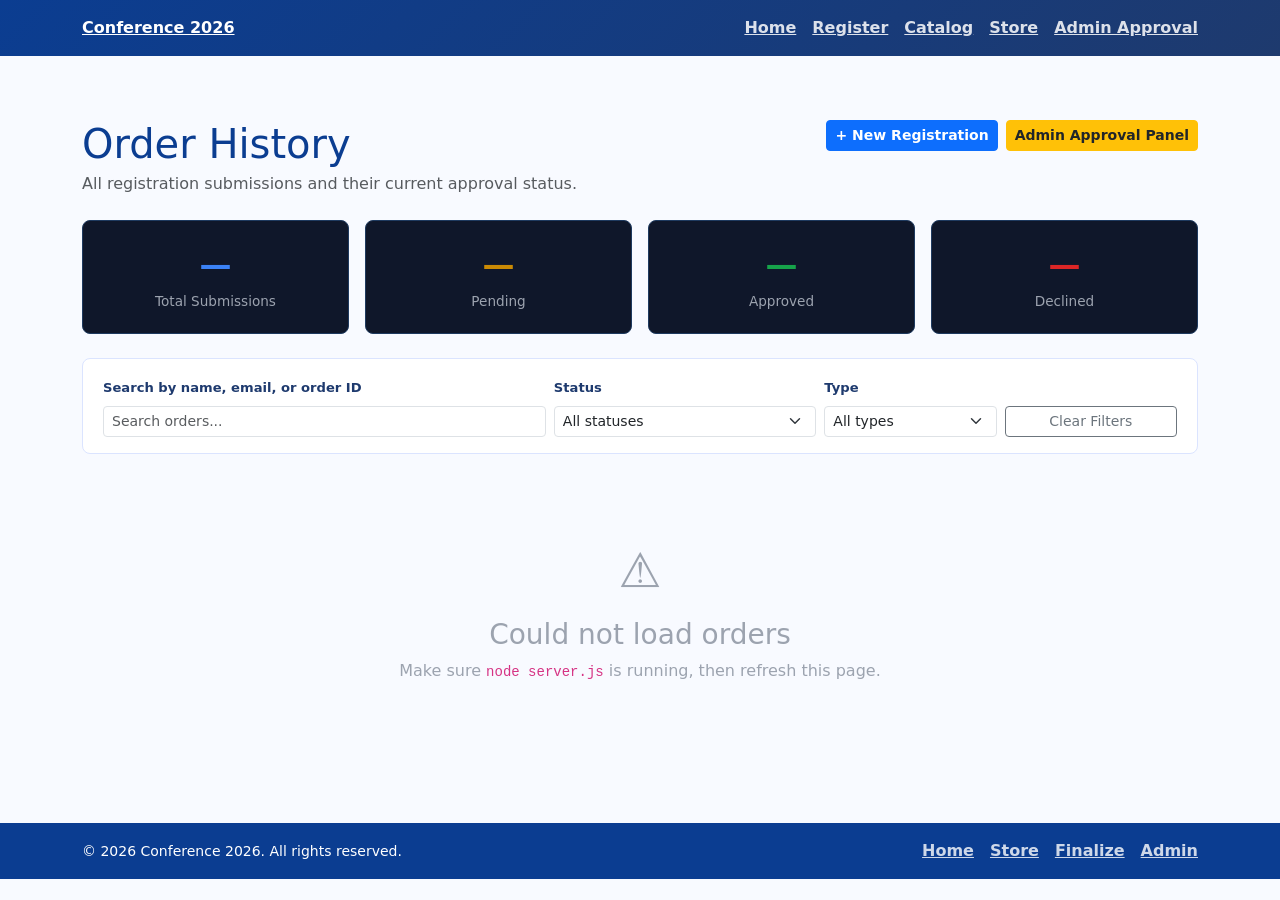
<file: order-history.html>
<!DOCTYPE html>
<html lang="en">
<head>
  <meta charset="UTF-8" />
  <meta name="viewport" content="width=device-width, initial-scale=1.0"/>
  <title>Order History - Conference 2026</title>

  <link rel="stylesheet" href="css/styles.css"/>
  <link href="https://cdn.jsdelivr.net/npm/bootstrap@5.3.3/dist/css/bootstrap.min.css" rel="stylesheet">

  <style>
    body { background-color: #f8faff; }

    .page-header {
      background: linear-gradient(135deg, #0b3d91 0%, #1e3a6e 100%);
      color: white;
      padding: 16px 0;
    }
    .page-header a { color: white; }
    .page-header nav a { color: rgba(255,255,255,0.85); font-weight: 600; }
    .page-header nav a:hover { color: white; text-decoration: none; }

    .stat-card {
      background-color: #0f172a;
      border: 1px solid #1e3a5f;
      border-radius: 8px;
      padding: 20px;
      text-align: center;
    }
    .stat-number { font-size: 2rem; font-weight: bold; color: #3b82f6; display: block; }
    .stat-label  { font-size: 0.85rem; color: #9ca3af; }

    .badge-pending  { background-color: #ca8a04; color: #fff; padding: 4px 10px; border-radius: 20px; font-size: 0.78rem; font-weight: bold; }
    .badge-approved { background-color: #16a34a; color: #fff; padding: 4px 10px; border-radius: 20px; font-size: 0.78rem; font-weight: bold; }
    .badge-declined { background-color: #dc2626; color: #fff; padding: 4px 10px; border-radius: 20px; font-size: 0.78rem; font-weight: bold; }

    .session-pill {
      display: inline-block;
      background-color: #dbeafe;
      color: #1e40af;
      font-size: 0.72rem;
      padding: 2px 8px;
      border-radius: 20px;
      margin: 2px;
    }

    .filter-bar {
      background-color: white;
      border: 1px solid #dbe4ff;
      border-radius: 8px;
      padding: 16px 20px;
      margin-bottom: 20px;
    }

    .order-card {
      background: white;
      border: 1px solid #dbe4ff;
      border-radius: 8px;
      margin-bottom: 16px;
      overflow: hidden;
    }

    .order-card-header {
      background-color: #f0f4ff;
      border-bottom: 1px solid #dbe4ff;
      padding: 12px 20px;
      display: flex;
      justify-content: space-between;
      align-items: center;
      flex-wrap: wrap;
      gap: 8px;
    }

    .order-id { font-family: monospace; color: #0b3d91; font-weight: bold; font-size: 0.95rem; }
    .order-date { color: #6b7280; font-size: 0.82rem; }
    .order-card-body { padding: 18px 20px; }

    .info-label { font-size: 0.75rem; font-weight: bold; color: #6b7280; text-transform: uppercase; letter-spacing: 0.05em; }
    .info-value { font-size: 0.9rem; color: #111827; margin-bottom: 10px; }

    .cart-mini { font-size: 0.82rem; color: #374151; }
    .cart-mini td, .cart-mini th { padding: 4px 8px; }

    .empty-state { text-align: center; padding: 60px 20px; color: #9ca3af; }
    .empty-state .icon { font-size: 3rem; margin-bottom: 12px; }

    .loading-state { text-align: center; padding: 40px; color: #6b7280; }
  </style>
</head>

<body>

<header class="page-header">
  <div class="container d-flex justify-content-between align-items-center">
    <a href="index.html"><strong>Conference 2026</strong></a>
    <nav>
      <ul class="nav gap-3">
        <li><a href="index.html">Home</a></li>
        <li><a href="register.html">Register</a></li>
        <li><a href="catalog.html">Catalog</a></li>
        <li><a href="store.html">Store</a></li>
        <li><a href="approval.html">Admin Approval</a></li>
      </ul>
    </nav>
  </div>
</header>

<main id="main-content" class="container my-4">

  <!-- Page title row -->
  <div class="d-flex justify-content-between align-items-start flex-wrap gap-2 mb-4">
    <div>
      <h1 class="mb-1" style="color:#0b3d91;">Order History</h1>
      <p class="text-muted mb-0">All registration submissions and their current approval status.</p>
    </div>
    <div class="d-flex gap-2 flex-wrap">
      <a href="FinalizationPage.html" class="btn btn-primary btn-sm fw-bold">+ New Registration</a>
      <a href="approval.html" class="btn btn-warning btn-sm fw-bold text-dark">Admin Approval Panel</a>
    </div>
  </div>

  <!-- Stat cards -->
  <div class="row g-3 mb-4">
    <div class="col-6 col-md-3">
      <div class="stat-card">
        <span id="total-count" class="stat-number">—</span>
        <span class="stat-label">Total Submissions</span>
      </div>
    </div>
    <div class="col-6 col-md-3">
      <div class="stat-card">
        <span id="pending-count" class="stat-number" style="color:#ca8a04;">—</span>
        <span class="stat-label">Pending</span>
      </div>
    </div>
    <div class="col-6 col-md-3">
      <div class="stat-card">
        <span id="approved-count" class="stat-number" style="color:#16a34a;">—</span>
        <span class="stat-label">Approved</span>
      </div>
    </div>
    <div class="col-6 col-md-3">
      <div class="stat-card">
        <span id="declined-count" class="stat-number" style="color:#dc2626;">—</span>
        <span class="stat-label">Declined</span>
      </div>
    </div>
  </div>

  <!-- Filter bar -->
  <div class="filter-bar">
    <div class="row g-2 align-items-end">
      <div class="col-12 col-md-5">
        <label class="form-label fw-bold" style="font-size:0.82rem; color:#1e3a6e;" for="history-search">
          Search by name, email, or order ID
        </label>
        <input type="search" id="history-search" class="form-control form-control-sm" placeholder="Search orders..." />
      </div>
      <div class="col-6 col-md-3">
        <label class="form-label fw-bold" style="font-size:0.82rem; color:#1e3a6e;" for="history-status-filter">
          Status
        </label>
        <select id="history-status-filter" class="form-select form-select-sm">
          <option value="">All statuses</option>
          <option value="pending">Pending</option>
          <option value="approved">Approved</option>
          <option value="declined">Declined</option>
        </select>
      </div>
      <div class="col-6 col-md-2">
        <label class="form-label fw-bold" style="font-size:0.82rem; color:#1e3a6e;" for="history-type-filter">
          Type
        </label>
        <select id="history-type-filter" class="form-select form-select-sm">
          <option value="">All types</option>
          <option value="in-person">In-Person</option>
          <option value="virtual">Virtual</option>
        </select>
      </div>
      <div class="col-12 col-md-2">
        <button class="btn btn-outline-secondary btn-sm w-100" onclick="resetFilters()">Clear Filters</button>
      </div>
    </div>
  </div>

  <!-- Orders list -->
  <div id="orders-container">
    <div class="loading-state">Loading orders...</div>
  </div>

</main>

<footer class="container-fluid py-3 mt-4" style="background:#0b3d91; color:white;">
  <div class="container d-flex justify-content-between align-items-center flex-wrap gap-2">
    <small>&copy; 2026 Conference 2026. All rights reserved.</small>
    <nav>
      <ul class="nav gap-3">
        <li><a href="index.html" style="color:rgba(255,255,255,0.8);">Home</a></li>
        <li><a href="store.html" style="color:rgba(255,255,255,0.8);">Store</a></li>
        <li><a href="FinalizationPage.html" style="color:rgba(255,255,255,0.8);">Finalize</a></li>
        <li><a href="approval.html" style="color:rgba(255,255,255,0.8);">Admin</a></li>
      </ul>
    </nav>
  </div>
</footer>

<script src="https://cdn.jsdelivr.net/npm/bootstrap@5.3.3/dist/js/bootstrap.bundle.min.js"></script>
<script src="https://code.jquery.com/jquery-3.7.1.min.js"></script>

<script>
  var allOrders = [];

  // Fetch all orders from backend
  function loadOrders() {
    $("#orders-container").html('<div class="loading-state">Loading orders...</div>');

    $.ajax({
      url: "http://localhost:3000/api/orders",
      type: "GET",
      success: function(orders) {
        allOrders = orders;
        updateStats(orders);
        renderOrders(orders);
      },
      error: function() {
        $("#orders-container").html(
          '<div class="empty-state">' +
          '<div class="icon">⚠️</div>' +
          '<h3>Could not load orders</h3>' +
          '<p>Make sure <code>node server.js</code> is running, then refresh this page.</p>' +
          '</div>'
        );
        $("#total-count, #pending-count, #approved-count, #declined-count").text("—");
      }
    });
  }

  // Update stat cards
  function updateStats(orders) {
    $("#total-count").text(orders.length);
    $("#pending-count").text(orders.filter(function(o) { return o.status === "pending";  }).length);
    $("#approved-count").text(orders.filter(function(o) { return o.status === "approved"; }).length);
    $("#declined-count").text(orders.filter(function(o) { return o.status === "declined"; }).length);
  }

  // Render order cards
  function renderOrders(orders) {
    var $container = $("#orders-container");

    if (orders.length === 0) {
      $container.html(
        '<div class="empty-state">' +
        '<div class="icon">📭</div>' +
        '<h3>No orders found</h3>' +
        '<p>No registrations match your current filters.</p>' +
        '</div>'
      );
      return;
    }

    // Sort newest first
    var sorted = orders.slice().sort(function(a, b) { return b.id - a.id; });

    var html = sorted.map(function(order) {
      var badgeClass = "badge-" + (order.status || "pending");
      var badgeLabel = (order.status || "pending").charAt(0).toUpperCase() + (order.status || "pending").slice(1);

      // Sessions
      var sessionHtml = '<span class="text-muted" style="font-size:0.82rem;">None selected</span>';
      if (order.sessions && order.sessions.length > 0) {
        sessionHtml = order.sessions.map(function(s) {
          return '<span class="session-pill">' + s + '</span>';
        }).join("");
      }

      // Cart summary
      var cartHtml = '<span class="text-muted" style="font-size:0.82rem;">No cart items</span>';
      if (order.cart && order.cart.length > 0) {
        var rows = order.cart.map(function(item) {
          return "<tr><td>" + item.productName + "</td><td class='text-center'>" + item.quantity + "</td><td class='text-end'>$" + (item.unitPrice * item.quantity).toFixed(2) + "</td></tr>";
        }).join("");
        cartHtml =
          '<table class="table table-sm cart-mini mb-0">' +
          "<thead><tr><th>Item</th><th class='text-center'>Qty</th><th class='text-end'>Subtotal</th></tr></thead>" +
          "<tbody>" + rows + "</tbody>";
        if (order.order_total) {
          cartHtml += "<tfoot><tr><td colspan='2' class='text-end fw-bold'>Total</td><td class='text-end fw-bold'>$" + order.order_total.toFixed(2) + " USD</td></tr></tfoot>";
        }
        cartHtml += "</table>";
      }

      return (
        '<div class="order-card">' +
          '<div class="order-card-header">' +
            '<div class="d-flex align-items-center gap-3">' +
              '<span class="order-id">REG-' + order.id + '</span>' +
              '<span class="' + badgeClass + '">' + badgeLabel + '</span>' +
            '</div>' +
            '<span class="order-date">Submitted: ' + (order.date || "N/A") + '</span>' +
          '</div>' +
          '<div class="order-card-body">' +
            '<div class="row g-4">' +

              '<div class="col-md-3">' +
                '<p class="info-label mb-1">Attendee</p>' +
                '<p class="info-value mb-1"><strong>' + (order.attendee && order.attendee.full_name ? order.attendee.full_name : "N/A") + '</strong></p>' +
                '<p class="info-value mb-1" style="font-size:0.85rem;">' + (order.attendee && order.attendee.email ? order.attendee.email : "") + '</p>' +
                '<p class="info-value mb-1" style="font-size:0.85rem;">' + (order.attendee && order.attendee.institution ? order.attendee.institution : "") + '</p>' +
                '<span class="session-pill" style="background:#f0f4ff; color:#0b3d91;">' + (order.attendee && order.attendee.attendee_type ? order.attendee.attendee_type : "N/A") + '</span>' +
              '</div>' +

              '<div class="col-md-2">' +
                '<p class="info-label mb-1">Participation</p>' +
                '<p class="info-value"><span class="session-pill" style="background:#ecfdf5; color:#065f46;">' + (order.participation_type || "N/A") + '</span></p>' +
              '</div>' +

              '<div class="col-md-3">' +
                '<p class="info-label mb-1">Sessions</p>' +
                '<div>' + sessionHtml + '</div>' +
              '</div>' +

              '<div class="col-md-4">' +
                '<p class="info-label mb-1">Cart</p>' +
                cartHtml +
              '</div>' +

            '</div>' +
          '</div>' +
        '</div>'
      );
    }).join("");

    $container.html(html);
  }

  // Filter logic
  function applyFilters() {
    var search = $("#history-search").val().toLowerCase().trim();
    var status = $("#history-status-filter").val();
    var type   = $("#history-type-filter").val();

    var filtered = allOrders.filter(function(order) {
      var name  = (order.attendee && order.attendee.full_name ? order.attendee.full_name.toLowerCase() : "");
      var email = (order.attendee && order.attendee.email ? order.attendee.email.toLowerCase() : "");
      var id    = String(order.id);

      var matchSearch = !search || name.includes(search) || email.includes(search) || id.includes(search);
      var matchStatus = !status || order.status === status;
      var matchType   = !type   || order.participation_type === type;

      return matchSearch && matchStatus && matchType;
    });

    renderOrders(filtered);
  }

  function resetFilters() {
    $("#history-search").val("");
    $("#history-status-filter").val("");
    $("#history-type-filter").val("");
    renderOrders(allOrders);
  }

  // Event listeners
  $("#history-search").on("input", applyFilters);
  $("#history-status-filter, #history-type-filter").on("change", applyFilters);

  // Init
  loadOrders();
</script>

</body>
</html>
</file>
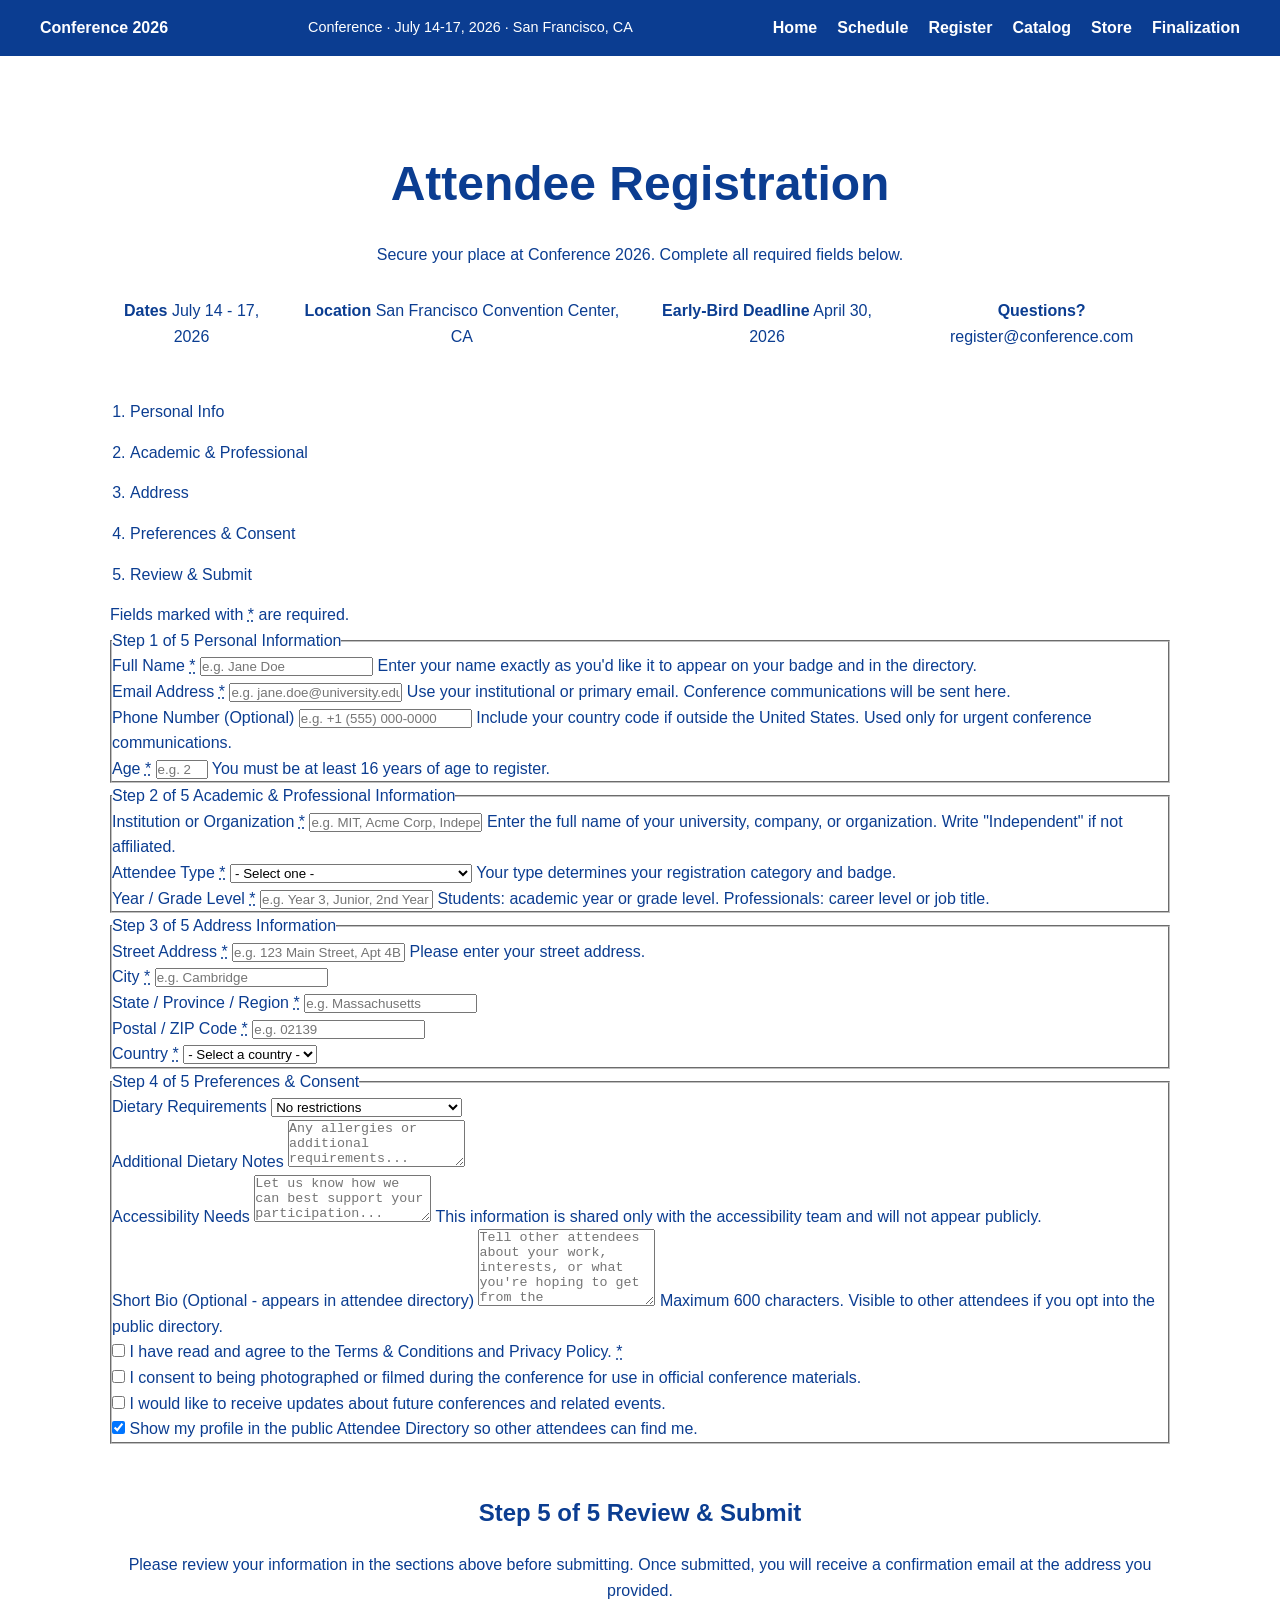
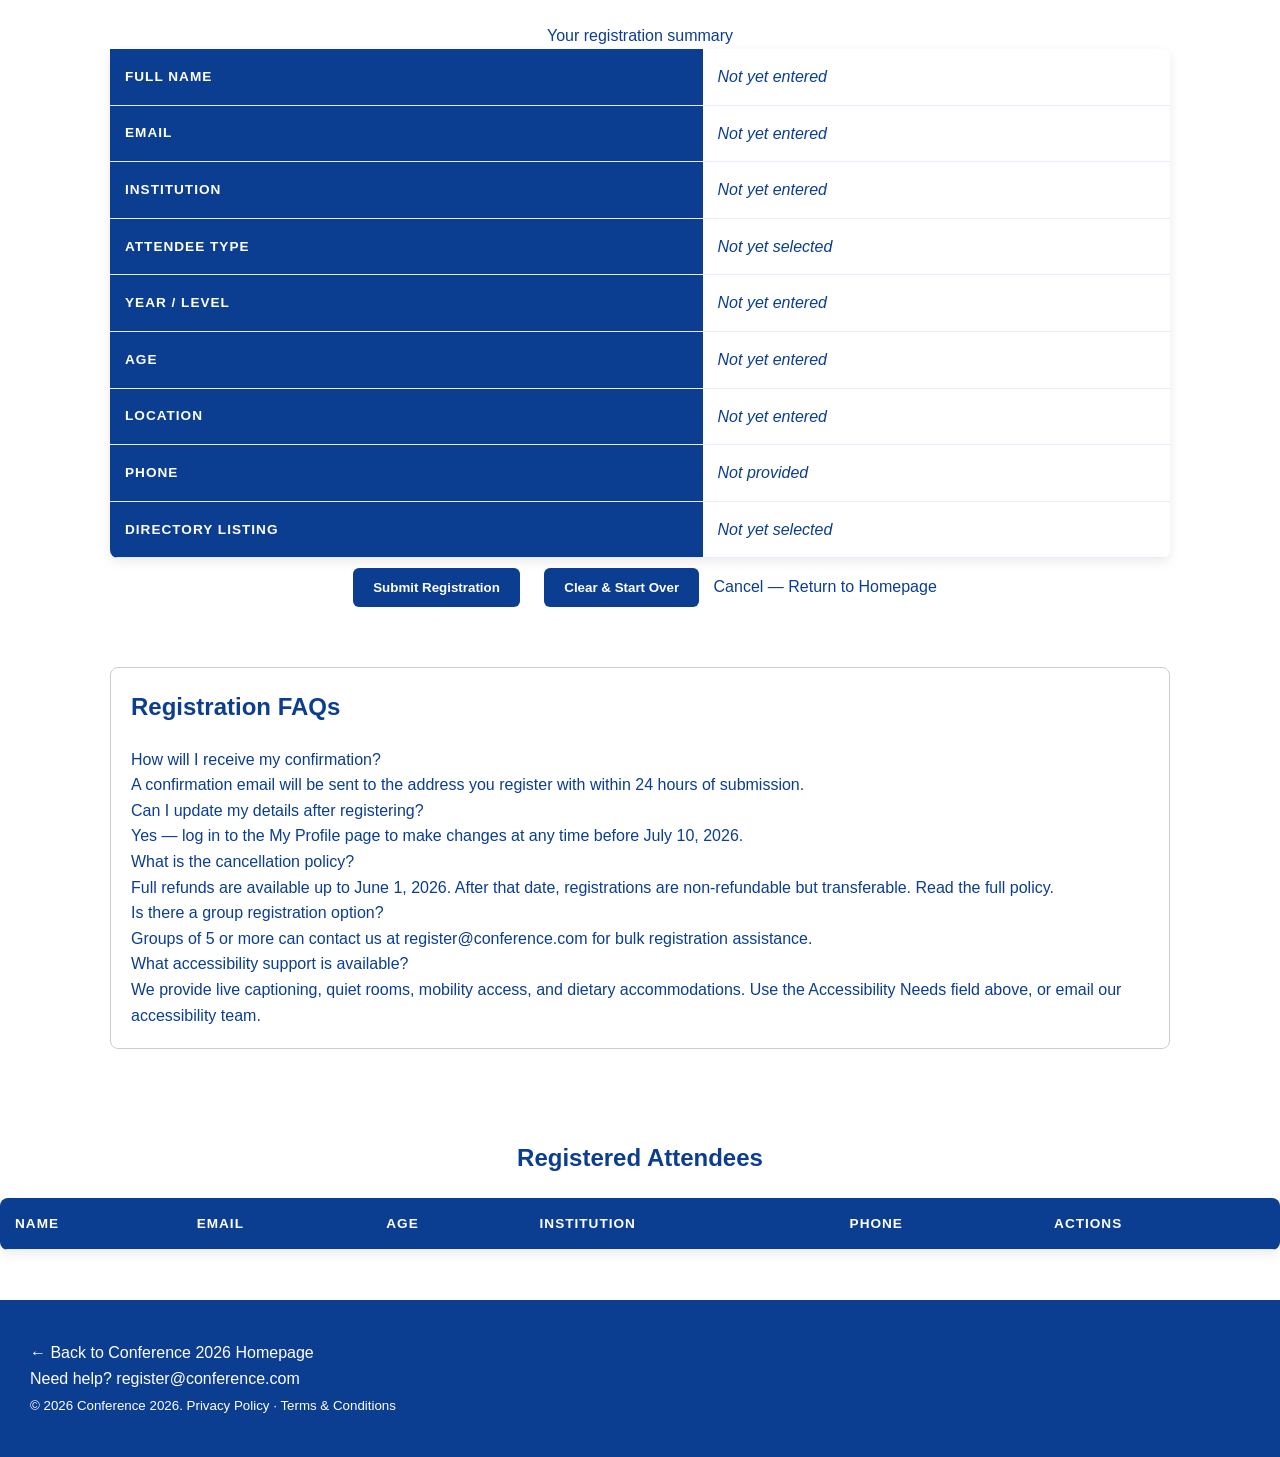
<file: register.html>
<!DOCTYPE html>
<html lang="en">
  <head>
    <meta charset="UTF-8" />
    <link rel="stylesheet" href="css/styles.css">
    <meta name="viewport" content="width=device-width, initial-scale=1.0" />
    <meta name="description" content="Register for Conference 2026"/>
    <title>Register - Conference 2026</title>
  </head>

  <body>

    <!-- ============================================================
         MINIMAL BRANDING HEADER (no full nav — standalone page)
    ============================================================ -->
    <header>
  <a href="index.html">
    <strong>Conference 2026</strong>
  </a>
  <p>Conference · July 14-17, 2026 · San Francisco, CA</p>

  <nav>
    <ul>
      <li><a href="index.html">Home</a></li>
      <li><a href="index.html#schedule">Schedule</a></li>
      <li><a href="register.html">Register</a></li>
      <li><a href="catalog.html">Catalog</a></li>
      <li><a href="store.html">Store</a></li>
      <li><a href="FinalizationPage.html">Finalization</a></li>
    </ul>
  </nav>
</header>



    <!-- ============================================================
         PAGE INTRO
    ============================================================ -->
    <main id="main-content">

      <section>
        <hgroup>
          <h1 id="page-heading">Attendee Registration</h1>
          <p>Secure your place at Conference 2026. Complete all required fields below.</p>
        </hgroup>

        <!-- At-a-glance info strip -->
        <ul>
          <li>
            <strong>Dates</strong>
            <span><time datetime="2026-07-14">July 14</time> - <time datetime="2026-07-17">17, 2026</time></span>
          </li>
          <li>
            <strong>Location</strong>
            <span>San Francisco Convention Center, CA</span>
          </li>
          <li>
            <strong>Early-Bird Deadline</strong>
            <span><time datetime="2026-04-30">April 30, 2026</time></span>
          </li>
          <li>
            <strong>Questions?</strong>
            <span><a href="mailto:register@conference.com">register@conference.com</a></span>
          </li>
        </ul>
      </section>


      <!-- ============================================================
           PROGRESS INDICATOR (visual stepper — JS will animate later)
      ============================================================ -->
      <nav>
        <ol>
          <li>
            Personal Info
          </li>
          <li>
            Academic &amp; Professional
          </li>
          <li>
            Address
          </li>
          <li>
            Preferences &amp; Consent
          </li>
          <li>
            Review &amp; Submit
          </li>
        </ol>
      </nav>


      <!-- ============================================================
           REGISTRATION FORM
      ============================================================ -->
      <form
        id="registration-form"
        method="post"
        action="#">

        <p id="required-note">
          Fields marked with <abbr title="required">*</abbr> are required.
        </p>

        <!-- Live error summary — JS will populate this on failed submit -->
        <div
          id="form-error-summary"
          role="alert"
          hidden>

          <h2>Please fix the following errors before continuing:</h2>
          <ul>
            <!-- JS inserts <li> error links here -->
          </ul>
        </div>


        <!-- ══════════════════════════════════════════════════════
             STEP 1 — PERSONAL INFORMATION
        ══════════════════════════════════════════════════════ -->
        <fieldset id="step-personal">
          <legend>
            <span>Step 1 of 5</span>
            Personal Information
          </legend>

          <!-- Full Name -->
          <div>
            <label for="full-name">
              Full Name <abbr title="required">*</abbr>
            </label>
            <input
              type="text"
              id="full-name"
              name="full_name"
              autocomplete="name"
              placeholder="e.g. Jane Doe"
              required
              minlength="2"
              maxlength="120"
            />
            <span id="full-name-hint">Enter your name exactly as you'd like it to appear on your badge and in the directory.</span>
            <span id="full-name-error" role="alert"hidden>Please enter your full name.</span>
          </div>

          <!-- Email -->
          <div>
            <label for="email">
              Email Address <abbr title="required">*</abbr>
            </label>
            <input
              type="email"
              id="email"
              name="email"
              autocomplete="email"
              placeholder="e.g. jane.doe@university.edu"
              required/>
            <span id="email-hint">Use your institutional or primary email. Conference communications will be sent here.</span>
            <span id="email-error" role="alert" hidden>Please enter a valid email address.</span>
          </div>

          <!-- Phone (optional) -->
          <div>
            <label for="phone">
              Phone Number <span>(Optional)</span>
            </label>
            <input
              type="tel"
              id="phone"
              name="phone"
              autocomplete="tel"
              placeholder="e.g. +1 (555) 000-0000"/>
            <span id="phone-hint">Include your country code if outside the United States. Used only for urgent conference communications.</span>
            <span id="phone-error" role="alert"hidden>Please enter a valid phone number, or leave this field blank.</span>
          </div>

          <!-- Age -->
          <div>
            <label for="age">
              Age <abbr title="required">*</abbr>
            </label>
            <input
              type="number"
              id="age"
              name="age"
              min="16"
              max="120"
              step="1"
              placeholder="e.g. 24"
              required/>
            <span id="age-hint">You must be at least 16 years of age to register.</span>
            <span id="age-error" role="alert" hidden>Please enter your age. You must be at least 16 to register.</span>
          </div>

        </fieldset>


        <!-- ══════════════════════════════════════════════════════
             STEP 2 — ACADEMIC & PROFESSIONAL INFORMATION
        ══════════════════════════════════════════════════════ -->
        <fieldset id="step-academic">
          <legend>
            <span>Step 2 of 5</span>
            Academic &amp; Professional Information
          </legend>

          <!-- Institution -->
          <div>
            <label for="institution">
              Institution or Organization <abbr title="required">*</abbr>
            </label>
            <input
              type="text"
              id="institution"
              name="institution"
              autocomplete="organization"
              placeholder="e.g. MIT, Acme Corp, Independent"
              required
              minlength="2"
              maxlength="200"/>
            <span id="institution-hint">Enter the full name of your university, company, or organization. Write "Independent" if not affiliated.</span>
            <span id="institution-error" role="alert" hidden>Please enter your institution or organization.</span>
          </div>

          <!-- Attendee Type -->
          <div>
            <label for="attendee-type">
              Attendee Type <abbr title="required">*</abbr>
            </label>
            <select
              id="attendee-type"
              name="attendee_type"
              required
              
            >
              <option value="" disabled selected>- Select one -</option>
              <optgroup label="Student">
                <option value="undergraduate">Undergraduate Student</option>
                <option value="graduate-masters">Graduate Student (Master's)</option>
                <option value="graduate-phd">Graduate Student (PhD / Doctoral)</option>
                <option value="postdoc">Postdoctoral Researcher</option>
              </optgroup>
              <optgroup label="Professional">
                <option value="faculty">Faculty / Academic Staff</option>
                <option value="researcher">Researcher</option>
                <option value="industry">Industry Professional</option>
                <option value="government">Government / Policy</option>
                <option value="ngo">Non-Profit / NGO</option>
                <option value="independent">Independent</option>
              </optgroup>
              <optgroup label="Other">
                <option value="press">Press / Media</option>
                <option value="other">Other</option>
              </optgroup>
            </select>
            <span id="attendee-type-hint">Your type determines your registration category and badge.</span>
            <span id="attendee-type-error" role="alert" hidden>Please select your attendee type.</span>
          </div>

          <!-- Year / Grade Level -->
          <div>
            <label for="year-grade">
              Year / Grade Level <abbr title="required">*</abbr>
            </label>
            <input
              type="text"
              id="year-grade"
              name="year_grade"
              placeholder="e.g. Year 3, Junior, 2nd Year PhD, Senior Engineer"
              required
              maxlength="80"
            />
            <span id="year-grade-hint">Students: academic year or grade level. Professionals: career level or job title.</span>
            <span id="year-grade-error" role="alert" hidden>Please enter your year or grade level.</span>
          </div>

        </fieldset>


        <!-- ══════════════════════════════════════════════════════
             STEP 3 — ADDRESS INFORMATION
        ══════════════════════════════════════════════════════ -->
        <fieldset id="step-address">
          <legend>
            <span>Step 3 of 5</span>
            Address Information
          </legend>

          <div>
            <label for="street-address">
              Street Address <abbr title="required">*</abbr>
            </label>
            <input
              type="text"
              id="street-address"
              name="street_address"
              autocomplete="street-address"
              placeholder="e.g. 123 Main Street, Apt 4B"
              required
            />
            <span id="street-address-error" role="alert">Please enter your street address.</span>
          </div>

          <div>
            <label for="city">
              City <abbr title="required">*</abbr>
            </label>
            <input
              type="text"
              id="city"
              name="city"
              autocomplete="address-level2"
              placeholder="e.g. Cambridge"
              required
            />
            <span id="city-error" role="alert" hidden>Please enter your city.</span>
          </div>

          <div>
            <label for="state-province">
              State / Province / Region <abbr title="required">*</abbr>
            </label>
            <input
              type="text"
              id="state-province"
              name="state_province"
              autocomplete="address-level1"
              placeholder="e.g. Massachusetts"
              required
            />
            <span id="state-province-error" hidden>Please enter your state, province, or region.</span>
          </div>

          <div>
            <label for="postal-code">
              Postal / ZIP Code <abbr title="required">*</abbr>
            </label>
            <input
              type="text"
              id="postal-code"
              name="postal_code"
              autocomplete="postal-code"
              placeholder="e.g. 02139"
              required
            />
            <span id="postal-code-error" role="alert" hidden>Please enter your postal or ZIP code.</span>
          </div>

          <div>
            <label for="country">
              Country <abbr title="required">*</abbr>
            </label>
            <select
              id="country"
              name="country"
              autocomplete="country"
              required
            >
              <option value="" disabled selected>- Select a country -</option>
              <option value="US">United States</option>
              <option value="CA">Canada</option>
              <option value="GB">United Kingdom</option>
              <option value="AU">Australia</option>
              <option value="DE">Germany</option>
              <option value="FR">France</option>
              <option value="IN">India</option>
              <option value="CN">China</option>
              <option value="JP">Japan</option>
              <option value="BR">Brazil</option>
              <option value="MX">Mexico</option>
              <option value="NG">Nigeria</option>
              <option value="ZA">South Africa</option>
              <option value="KE">Kenya</option>
              <option value="OTHER">Other</option>
            </select>
            <span id="country-error" role="alert" hidden>Please select your country.</span>
          </div>

        </fieldset>

        <script>
  // This code lives inside the HTML to bypass the JS file issues
  const regForm = document.getElementById('registration-form');
  
  regForm.addEventListener('input', function() {
      // Personal Info
      document.getElementById('summary-name').textContent = document.getElementById('full-name').value || "Not yet entered";
      document.getElementById('summary-email').textContent = document.getElementById('email').value || "Not yet entered";
      document.getElementById('summary-age').textContent = document.getElementById('age').value || "Not yet entered";
      
      // Academic Info
      document.getElementById('summary-institution').textContent = document.getElementById('institution').value || "Not yet entered";
      
      // Type Dropdown
      const typeSel = document.getElementById('attendee-type');
      document.getElementById('summary-type').textContent = typeSel.options[typeSel.selectedIndex].text;
      
      // Directory
      const isVisible = document.getElementById('directory-visible').checked;
      document.getElementById('summary-directory').textContent = isVisible ? "Visible" : "Hidden";
  });
</script>

        <!-- ══════════════════════════════════════════════════════
             STEP 4 — PREFERENCES & CONSENT
        ══════════════════════════════════════════════════════ -->
        <fieldset id="step-preferences">
          <legend>
            <span>Step 4 of 5</span>
            Preferences &amp; Consent
          </legend>

          <!-- Dietary -->
          <div>
            <label for="dietary">Dietary Requirements</label>
            <select id="dietary" name="dietary">
              <option value="none" selected>No restrictions</option>
              <option value="vegetarian">Vegetarian</option>
              <option value="vegan">Vegan</option>
              <option value="halal">Halal</option>
              <option value="kosher">Kosher</option>
              <option value="gluten-free">Gluten-Free</option>
              <option value="other">Other (please specify below)</option>
            </select>
          </div>

          <div>
            <label for="dietary-notes">Additional Dietary Notes</label>
            <textarea
              id="dietary-notes"
              name="dietary_notes"
              rows="3"
              maxlength="500"
              placeholder="Any allergies or additional requirements..."
            ></textarea>
          </div>

          <!-- Accessibility -->
          <div>
            <label for="accessibility">Accessibility Needs</label>
            <textarea
              id="accessibility"
              name="accessibility"
              rows="3"
              maxlength="500"
              placeholder="Let us know how we can best support your participation..."
            ></textarea>
            <span id="accessibility-hint">This information is shared only with the accessibility team and will not appear publicly.</span>
          </div>

          <!-- Bio -->
          <div>
            <label for="bio">
              Short Bio <span>(Optional - appears in attendee directory)</span>
            </label>
            <textarea
              id="bio"
              name="bio"
              rows="5"
              maxlength="600"
              placeholder="Tell other attendees about your work, interests, or what you're hoping to get from the conference..."
            ></textarea>
            <span id="bio-hint">Maximum 600 characters. Visible to other attendees if you opt into the public directory.</span>
          </div>

          <!-- Consent checkboxes -->
          <div>
            <input
              type="checkbox"
              id="agree-terms"
              name="agree_terms"
              value="yes"
              required
            />
            <label for="agree-terms">
              I have read and agree to the
              <a href="#" target="_blank" rel="noopener noreferrer">Terms &amp; Conditions</a>
              and
              <a href="#" target="_blank" rel="noopener noreferrer">Privacy Policy</a>.
              <abbr title="required">*</abbr>
            </label>
            <span id="agree-terms-error" role="alert" hidden>You must agree to the Terms &amp; Conditions to register.</span>
          </div>

          <div>
            <input type="checkbox" id="agree-photo" name="agree_photo" value="yes" />
            <label for="agree-photo">
              I consent to being photographed or filmed during the conference for use in official conference materials.
            </label>
          </div>

          <div>
            <input type="checkbox" id="opt-in-newsletter" name="opt_in_newsletter" value="yes" />
            <label for="opt-in-newsletter">
              I would like to receive updates about future conferences and related events.
            </label>
          </div>

          <div>
            <input type="checkbox" id="directory-visible" name="directory_visible" value="yes" checked />
            <label for="directory-visible">
              Show my profile in the public Attendee Directory so other attendees can find me.
            </label>
          </div>

        </fieldset>


        <!-- ══════════════════════════════════════════════════════
             STEP 5 — REVIEW & SUBMIT
        ══════════════════════════════════════════════════════ -->
        <section id="step-review">
          <h2 id="review-heading">
            <span>Step 5 of 5</span>
            Review &amp; Submit
          </h2>
          <p>
            Please review your information in the sections above before submitting.
            Once submitted, you will receive a confirmation email at the address you provided.
          </p>

          <!-- Summary table — JS will populate with entered values later -->
          <table>
            <caption>Your registration summary</caption>
            <tbody>
              <tr>
                <th scope="row">Full Name</th>
                <td id="summary-name"><em>Not yet entered</em></td>
              </tr>
              <tr>
                <th scope="row">Email</th>
                <td id="summary-email"><em>Not yet entered</em></td>
              </tr>
              <tr>
                <th scope="row">Institution</th>
                <td id="summary-institution"><em>Not yet entered</em></td>
              </tr>
              <tr>
                <th scope="row">Attendee Type</th>
                <td id="summary-type"><em>Not yet selected</em></td>
              </tr>
              <tr>
                <th scope="row">Year / Level</th>
                <td id="summary-year"><em>Not yet entered</em></td>
              </tr>
              <tr>
                <th scope="row">Age</th>
                <td id="summary-age"><em>Not yet entered</em></td>
              </tr>
              <tr>
                <th scope="row">Location</th>
                <td id="summary-location"><em>Not yet entered</em></td>
              </tr>
              <tr>
                <th scope="row">Phone</th>
                <td id="summary-phone"><em>Not provided</em></td>
              </tr>
              <tr>
                <th scope="row">Directory Listing</th>
                <td id="summary-directory"><em>Not yet selected</em></td>
              </tr>
            </tbody>
          </table>

          <!-- Final form actions -->
          <div role="group">
            <button type="submit" name="action" value="register">
              Submit Registration
            </button>
            <button type="reset">
              Clear &amp; Start Over
            </button>
            <a href="index.html">Cancel — Return to Homepage</a>
          </div>

          <!-- Global feedback region -->
          <div
            id="form-feedback"
            role="status"
          ></div>

        </section>

      </form>


      <!-- ============================================================
           HELP / FAQ SIDEBAR CONTENT
      ============================================================ -->
      <aside>
        <h2 id="faq-heading">Registration FAQs</h2>

        <dl>
          <dt>How will I receive my confirmation?</dt>
          <dd>A confirmation email will be sent to the address you register with within 24 hours of submission.</dd>

          <dt>Can I update my details after registering?</dt>
          <dd>Yes — log in to the <a href="conference-people.html#profile">My Profile</a> page to make changes at any time before July 10, 2026.</dd>

          <dt>What is the cancellation policy?</dt>
          <dd>Full refunds are available up to June 1, 2026. After that date, registrations are non-refundable but transferable. <a href="#">Read the full policy</a>.</dd>

          <dt>Is there a group registration option?</dt>
          <dd>Groups of 5 or more can contact us at <a href="mailto:register@conference.com">register@conference.com</a> for bulk registration assistance.</dd>

          <dt>What accessibility support is available?</dt>
          <dd>We provide live captioning, quiet rooms, mobility access, and dietary accommodations. Use the Accessibility Needs field above, or <a href="mailto:access@conference.com">email our accessibility team</a>.</dd>
        </dl>
      </aside>

    </main>

<section>
  <h2>Registered Attendees</h2>

  <table id="attendeeTable">
    <thead>
      <tr>
        <th>Name</th>
        <th>Email</th>
        <th>Age</th>
        <th>Institution</th>
        <th>Phone</th>
        <th>Actions</th>
      </tr>
    </thead>

    <tbody>
    </tbody>
  </table>

</section>
    <!-- ============================================================
         MINIMAL FOOTER (standalone page — no full nav)
    ============================================================ -->
    <footer>
      <p>
        <a href="index.html">← Back to Conference 2026 Homepage</a>
      </p>
      <p>
        Need help? <a href="mailto:register@conference.com">register@conference.com</a>
      </p>
      <small>
        &copy; 2026 Conference 2026.
        <a href="#">Privacy Policy</a> · <a href="#">Terms &amp; Conditions</a>
      </small>
    </footer>
<script src="js/register.js"></script>
  </body>
</html>
</file>
<file: styles.css>
/* ===============================
   GLOBAL STYLES
=================================*/
body {
    font-family: Arial, Helvetica, sans-serif;
    margin: 0;
    background-color: #f4f6f8;
    color: #333;
    line-height: 1.6;
}

a {
    text-decoration: none;
    color: #0d6efd;
}

a:hover {
    text-decoration: underline;
}

/* ===============================
   HEADER
=================================*/

header {
    background: #0a2540;
    color: white;
    padding: 20px;
}

header strong {
    font-size: 24px;
}

header p {
    margin: 5px 0 15px 0;
}

/* ===============================
   NAVIGATION
=================================*/

nav ul {
    list-style: none;
    padding: 0;
    display: flex;
    gap: 20px;
}

nav li {
    display: inline;
}

nav a {
    color: white;
    font-weight: bold;
}

nav a:hover {
    color: #ffd166;
}

/* ===============================
   MAIN CONTENT
=================================*/

main {
    padding: 40px;
}

/* ===============================
   HERO SECTION
=================================*/

section:first-of-type {
    background: white;
    padding: 40px;
    border-radius: 8px;
    margin-bottom: 30px;
}

h1 {
    font-size: 40px;
    margin-bottom: 10px;
}

h2 {
    margin-top: 40px;
    color: #0a2540;
}

h3 {
    color: #0a2540;
}

/* ===============================
   BUTTONS
=================================*/

[role="button"] {
    display: inline-block;
    background: #0d6efd;
    color: white;
    padding: 10px 20px;
    border-radius: 6px;
    margin-right: 10px;
    font-weight: bold;
}

[role="button"]:hover {
    background: #084298;
}

/* ===============================
   STATS LIST
=================================*/

section ul {
    display: flex;
    gap: 40px;
    margin-top: 30px;
    padding: 0;
}

section ul li {
    list-style: none;
    text-align: center;
}

section ul strong {
    font-size: 28px;
    display: block;
}

/* ===============================
   SCHEDULE SECTION
=================================*/

article {
    background: white;
    padding: 20px;
    margin-bottom: 20px;
    border-radius: 8px;
}

article header {
    background: none;
    color: #333;
    padding: 0;
    margin-bottom: 10px;
}

time {
    font-weight: bold;
}

details {
    margin-top: 10px;
}

/* ===============================
   IMPORTANT DATES
=================================*/

ol li {
    margin-bottom: 15px;
}

/* ===============================
   ASIDE
=================================*/

aside {
    background: #e9f2ff;
    padding: 20px;
    border-radius: 8px;
    margin-top: 30px;
}

/* ===============================
   CALL TO ACTION
=================================*/

section:last-of-type {
    background: #0a2540;
    color: white;
    padding: 40px;
    border-radius: 8px;
    text-align: center;
}

section:last-of-type a {
    background: #ffd166;
    color: black;
    padding: 12px 25px;
    border-radius: 6px;
    font-weight: bold;
}

/* ===============================
   FOOTER
=================================*/

footer {
    background: #111;
    color: white;
    padding: 30px;
    margin-top: 40px;
}

footer ul {
    list-style: none;
    padding: 0;
    display: flex;
    flex-wrap: wrap;
    gap: 15px;
}

footer a {
    color: #ccc;
}

footer a:hover {
    color: white;
}

footer address {
    margin-top: 20px;
    font-style: normal;
}

small {
    display: block;
    margin-top: 20px;
    color: #aaa;
}
</file>
<file: css/styles.css>
/* RESET */
* {
  margin: 0;
  padding: 0;
  box-sizing: border-box;
}

/* GLOBAL */
body {
  font-family: Arial, Helvetica, sans-serif;
  background-color: #ffffff;
  color: #0b3d91;
  line-height: 1.6;
}

a {
  text-decoration: none;
  color: #0b3d91;
}

a:hover {
  text-decoration: underline;
}

/* HEADER + NAV */
header {
  background-color: #0b3d91;
  color: white;
  padding: 15px 40px;
  display: flex;
  justify-content: space-between;
  align-items: center;
}

header a {
  color: white;
}

header p {
  font-size: 0.9rem;
}

/* NAV MENU */
nav ul {
  list-style: none;
  display: flex;
  gap: 20px;
}

nav ul li a {
  font-weight: bold;
}

/* MAIN LAYOUT */
main {
  max-width: 1100px;
  margin: 0 auto;
  padding: 40px 20px;
}

/* HERO SECTION */
section:first-of-type {
  text-align: center;
  margin-bottom: 50px;
}

h1 {
  font-size: 3rem;
  margin: 20px 0;
}

h2 {
  margin-bottom: 20px;
}

h3 {
  margin: 20px 0 10px;
}

/* BUTTONS & FORM INPUTS */
a[role="button"], 
input[type="submit"], 
button {
  display: inline-block;
  background-color: #0b3d91;
  color: white;
  padding: 12px 20px;
  margin: 10px;
  border-radius: 6px;
  font-weight: bold;
  border: none;
  cursor: pointer;
  transition: background 0.3s ease;
}

a[role="button"]:hover, 
input[type="submit"]:hover, 
button:hover {
  background-color: #062c6b;
}

/* STATS */
section ul {
  display: flex;
  justify-content: center;
  gap: 30px;
  margin-top: 30px;
  list-style: none;
}

section ul li {
  text-align: center;
}

/* IMPORTANT DATES */
ol {
  margin-left: 20px;
}

ol li {
  margin-bottom: 15px;
}

/* ========================= */
/* SCHEDULE (UPGRADED) */
/* ========================= */

#schedule nav ul {
  justify-content: center;
  margin-bottom: 30px;
  gap: 10px;
}

#schedule nav ul li a {
  padding: 10px 18px;
  border-radius: 20px;
  background-color: #e6ecfa;
  color: #0b3d91;
  font-weight: bold;
  transition: all 0.2s ease;
}

#schedule nav ul li a:hover {
  background-color: #0b3d91;
  color: white;
}

#schedule section {
  background-color: #f4f7ff;
  padding: 30px;
  border-radius: 12px;
}

#schedule h2 {
  font-size: 1.5rem;
  margin-bottom: 15px;
  border-left: 5px solid #0b3d91;
  padding-left: 10px;
}

article {
  border: none;
  padding: 20px;
  border-radius: 12px;
  margin-bottom: 20px;
  background-color: #ffffff;
  box-shadow: 0 4px 12px rgba(0,0,0,0.08);
  transition: transform 0.15s ease, box-shadow 0.15s ease;
}

article:hover {
  transform: translateY(-3px);
  box-shadow: 0 6px 18px rgba(0,0,0,0.12);
}

article header {
  background: none;
  color: #0b3d91;
  padding: 0;
  margin-bottom: 10px;
}

article > p:first-child {
  display: flex;
  justify-content: space-between;
  font-weight: bold;
  margin-bottom: 10px;
  color: #333;
}

article h3 {
  font-size: 1.2rem;
  color: #0b3d91;
  margin-bottom: 8px;
}

article p {
  color: #444;
  font-size: 0.95rem;
}

/* ========================= */
/* NEW: REGISTRATION PAGE FIXES */
/* ========================= */

/* Profile Info Spacing */
.profile-info {
  display: flex;
  flex-direction: column;
  gap: 15px;
  margin-bottom: 30px;
  max-width: 500px;
}

.profile-row {
  display: flex;
  justify-content: space-between;
  border-bottom: 1px solid #e6ecfa;
  padding-bottom: 8px;
}

/* Form Action Buttons Row */
.form-actions {
  display: flex;
  align-items: center;
  gap: 20px;
  margin-top: 20px;
  padding-top: 20px;
  border-top: 2px solid #f4f7ff;
}

/* Registered Attendees Table */
table {
  width: 100%;
  border-collapse: collapse;
  margin-top: 20px;
  background-color: #ffffff;
  border-radius: 8px;
  overflow: hidden;
  box-shadow: 0 4px 12px rgba(0,0,0,0.08);
}

th, td {
  text-align: left;
  padding: 15px;
  border-bottom: 1px solid #e6ecfa;
}

th {
  background-color: #0b3d91;
  color: white;
  text-transform: uppercase;
  font-size: 0.85rem;
  letter-spacing: 1px;
}

tr:hover {
  background-color: #f4f7ff;
}

/* FAQ Section */
.faq-container {
  background: white;
  border: 1px solid #e6ecfa;
  padding: 30px;
  border-radius: 12px;
  margin-bottom: 40px;
}

.faq-item {
  margin-bottom: 25px;
}

.faq-item strong {
  display: block;
  color: #0b3d91;
  margin-bottom: 8px;
  font-size: 1.1rem;
}

/* ========================= */

/* ASIDE */
aside {
  margin-top: 30px;
  padding: 20px;
  border: 1px solid #ccc;
  border-radius: 8px;
}

/* CTA SECTION */
section:last-of-type {
  text-align: center;
  margin-top: 50px;
}

/* FOOTER */
footer {
  background-color: #0b3d91;
  color: white;
  padding: 40px 30px;
  margin-top: 50px;
  text-align: left;
}

footer a {
  color: white;
}

footer nav ul {
  justify-content: flex-start; /* Aligns with text if nav remains */
  margin-bottom: 20px;
}

address {
  margin-bottom: 15px;
  font-style: normal;
}

/* SKIP LINK */
a[href="#main-content"] {
  position: absolute;
  top: -40px;
  left: 10px;
  background: black;
  color: white;
  padding: 8px;
}

a[href="#main-content"]:focus {
  top: 10px;
}
</file>
